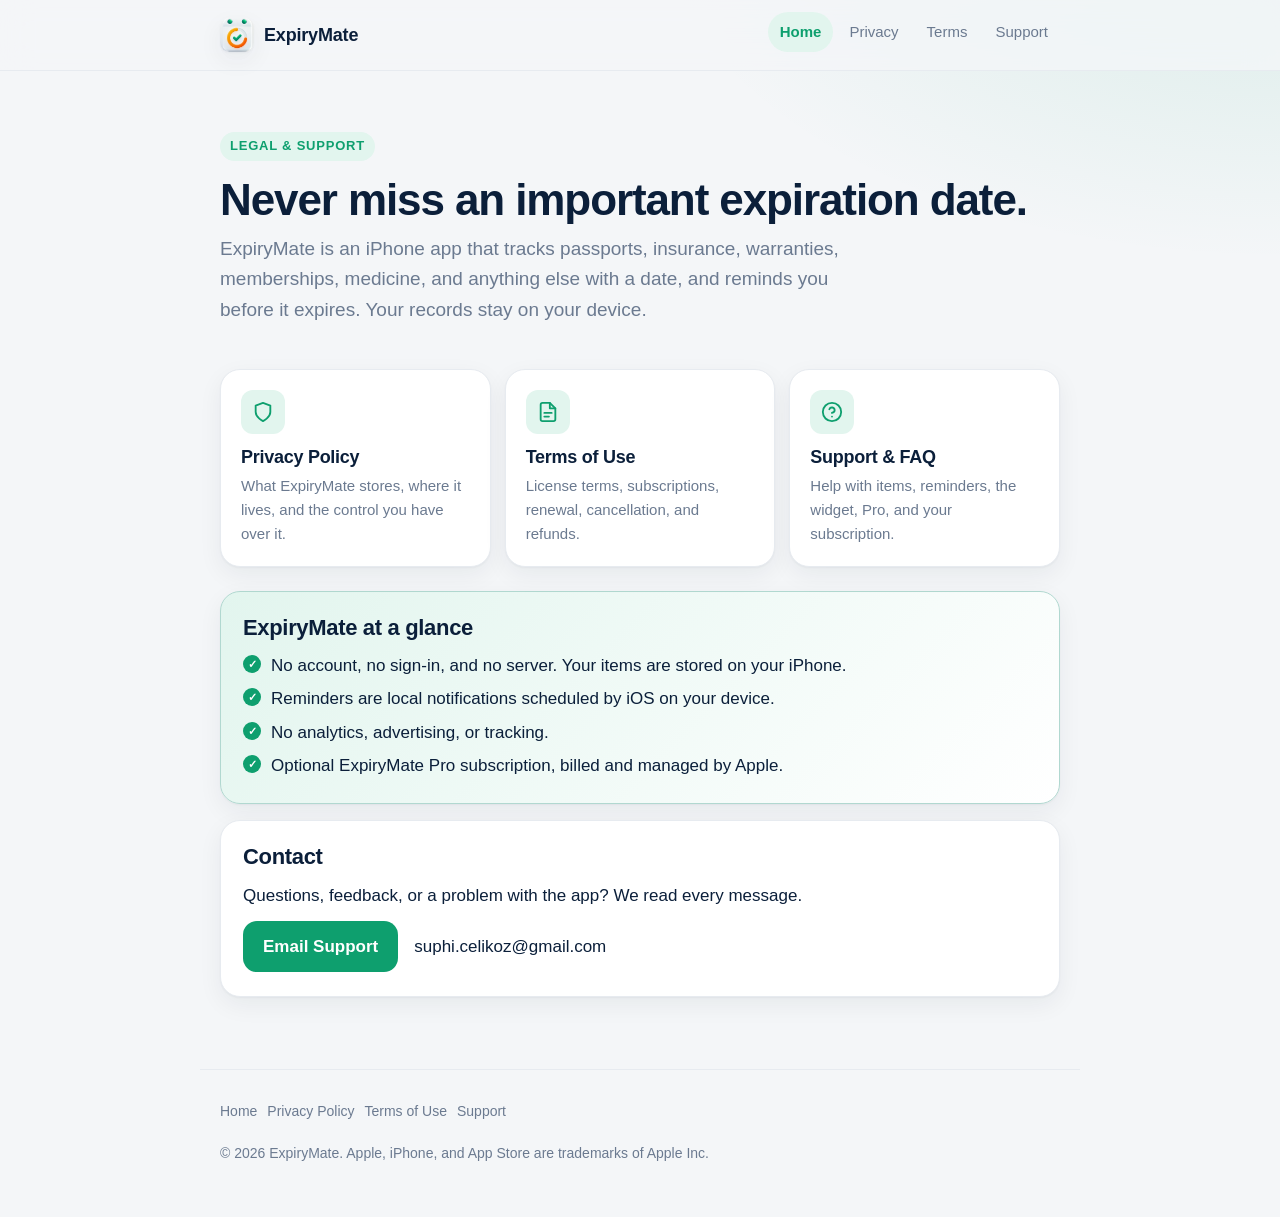
<file: index.html>
<!DOCTYPE html>
<html lang="en">
<head>
  <meta charset="utf-8">
  <meta name="viewport" content="width=device-width, initial-scale=1, viewport-fit=cover">
  <title>ExpiryMate — Legal &amp; Support</title>
  <meta name="description" content="Privacy Policy, Terms of Use, and Support for ExpiryMate, the offline iPhone app that reminds you before important things expire.">
  <meta name="color-scheme" content="light dark">
  <meta name="theme-color" content="#F4F6F8" media="(prefers-color-scheme: light)">
  <meta name="theme-color" content="#0A111C" media="(prefers-color-scheme: dark)">
  <link rel="icon" type="image/png" href="assets/icon.png">
  <link rel="apple-touch-icon" href="assets/apple-touch-icon.png">
  <link rel="stylesheet" href="assets/style.css">
</head>
<body>
  <a class="skip-link" href="#main">Skip to content</a>
  <header class="site-header"><div class="header-inner">
    <a class="brand" href="./"><img src="assets/icon.png" alt="" width="34" height="34">ExpiryMate</a>
    <nav aria-label="Main"><ul><li><a href="./" aria-current="page">Home</a></li><li><a href="privacy-policy.html">Privacy</a></li><li><a href="terms-of-use.html">Terms</a></li><li><a href="support.html">Support</a></li></ul></nav>
  </div></header>
  <main id="main">
    <section class="hero"><span class="eyebrow">Legal &amp; Support</span><h1>Never miss an important expiration date.</h1><p class="lede">ExpiryMate is an iPhone app that tracks passports, insurance, warranties, memberships, medicine, and anything else with a date, and reminds you before it expires. Your records stay on your device.</p></section>
    <div class="tiles">
      <a class="tile" href="privacy-policy.html"><div class="icon" aria-hidden="true"><svg viewBox="0 0 24 24" fill="none" stroke="currentColor" stroke-width="2" stroke-linecap="round" stroke-linejoin="round"><path d="M12 22s8-4 8-10V5l-8-3-8 3v7c0 6 8 10 8 10z"/></svg></div><h2>Privacy Policy</h2><p>What ExpiryMate stores, where it lives, and the control you have over it.</p></a>
      <a class="tile" href="terms-of-use.html"><div class="icon" aria-hidden="true"><svg viewBox="0 0 24 24" fill="none" stroke="currentColor" stroke-width="2" stroke-linecap="round" stroke-linejoin="round"><path d="M14 2H6a2 2 0 0 0-2 2v16a2 2 0 0 0 2 2h12a2 2 0 0 0 2-2V8z"/><path d="M14 2v6h6M8 13h8M8 17h5"/></svg></div><h2>Terms of Use</h2><p>License terms, subscriptions, renewal, cancellation, and refunds.</p></a>
      <a class="tile" href="support.html"><div class="icon" aria-hidden="true"><svg viewBox="0 0 24 24" fill="none" stroke="currentColor" stroke-width="2" stroke-linecap="round" stroke-linejoin="round"><circle cx="12" cy="12" r="10"/><path d="M9.1 9a3 3 0 0 1 5.8 1c0 2-3 3-3 3M12 17h.01"/></svg></div><h2>Support &amp; FAQ</h2><p>Help with items, reminders, the widget, Pro, and your subscription.</p></a>
    </div>
    <section class="card summary" aria-labelledby="glance"><h2 id="glance">ExpiryMate at a glance</h2><ul><li>No account, no sign-in, and no server. Your items are stored on your iPhone.</li><li>Reminders are local notifications scheduled by iOS on your device.</li><li>No analytics, advertising, or tracking.</li><li>Optional ExpiryMate Pro subscription, billed and managed by Apple.</li></ul></section>
    <section class="card" aria-labelledby="contact"><h2 id="contact">Contact</h2><p>Questions, feedback, or a problem with the app? We read every message.</p><p class="contact"><a class="button" href="mailto:suphi.celikoz@gmail.com?subject=ExpiryMate%20Support">Email Support</a> <span>suphi.celikoz@gmail.com</span></p></section>
  </main>
  <footer><nav aria-label="Footer"><ul><li><a href="./">Home</a></li><li><a href="privacy-policy.html">Privacy Policy</a></li><li><a href="terms-of-use.html">Terms of Use</a></li><li><a href="support.html">Support</a></li></ul></nav><p>&copy; 2026 ExpiryMate. Apple, iPhone, and App Store are trademarks of Apple Inc.</p></footer>
</body>
</html>
</file>
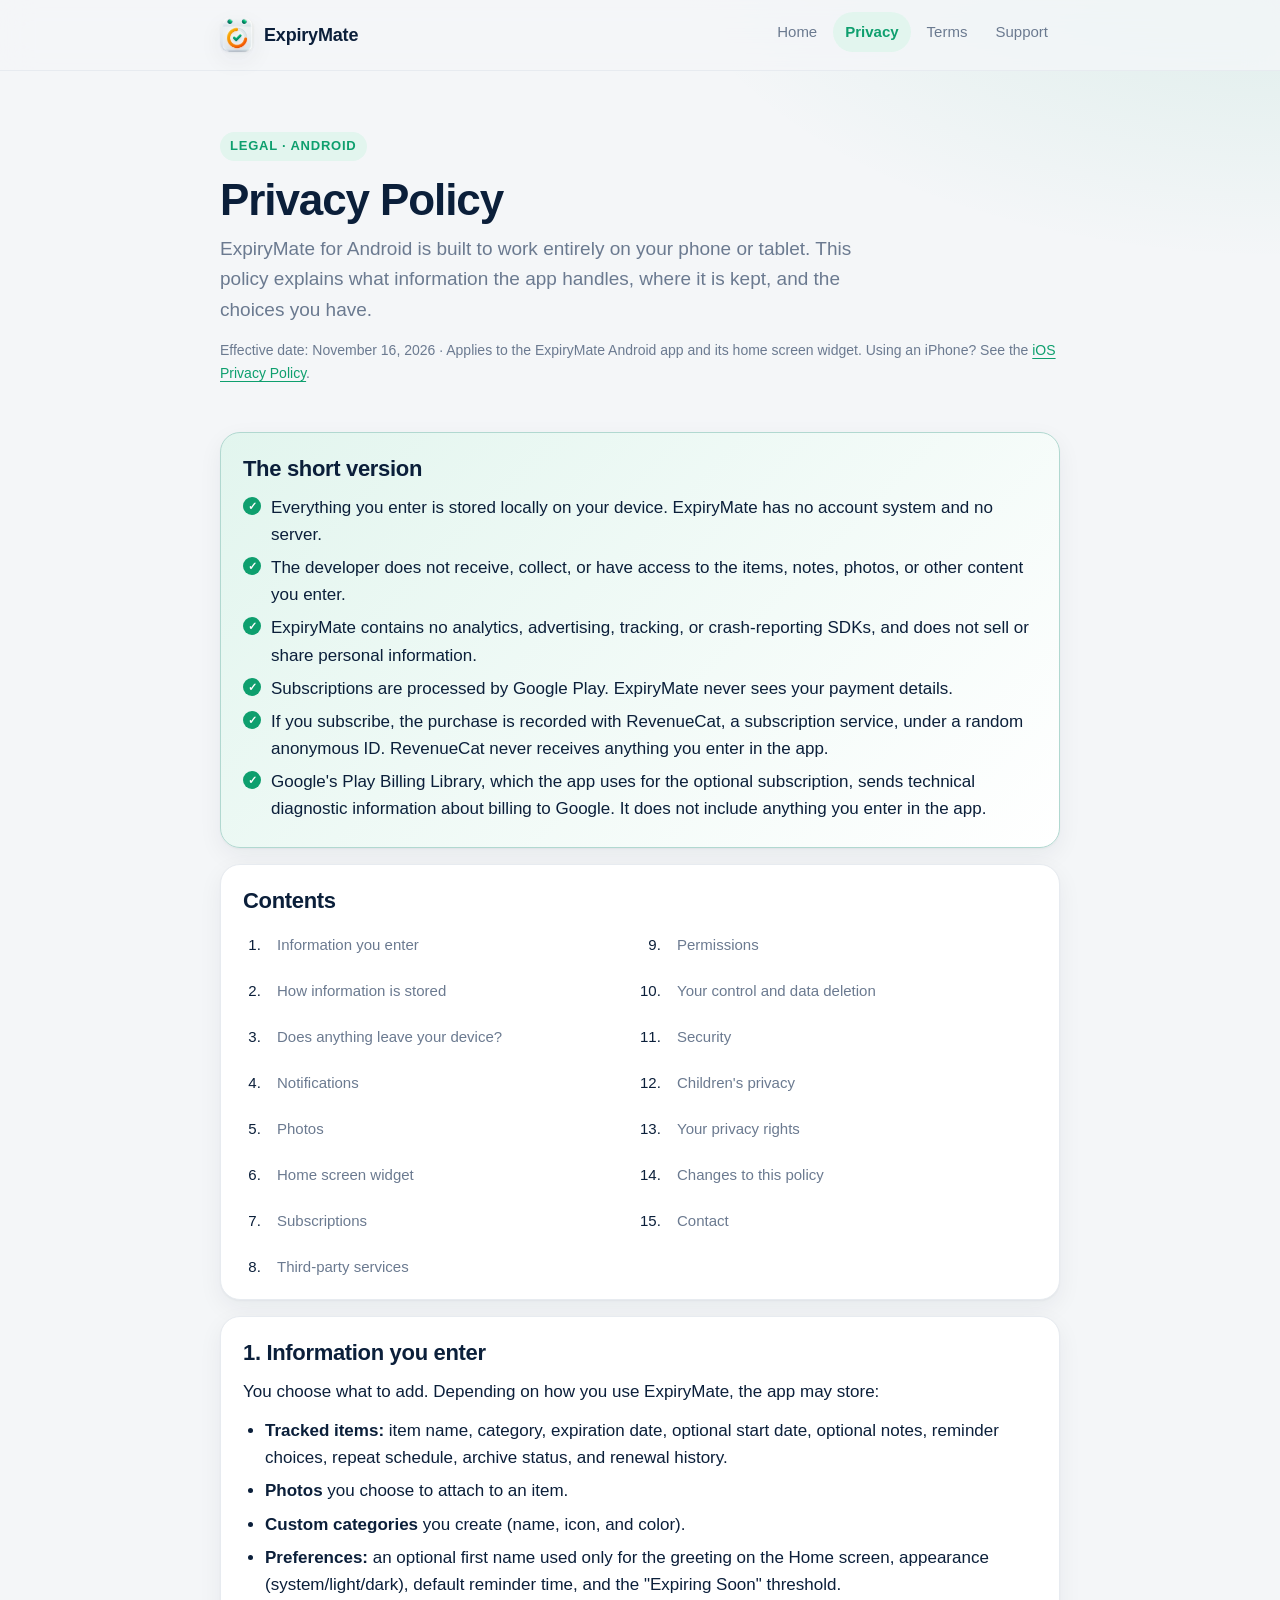
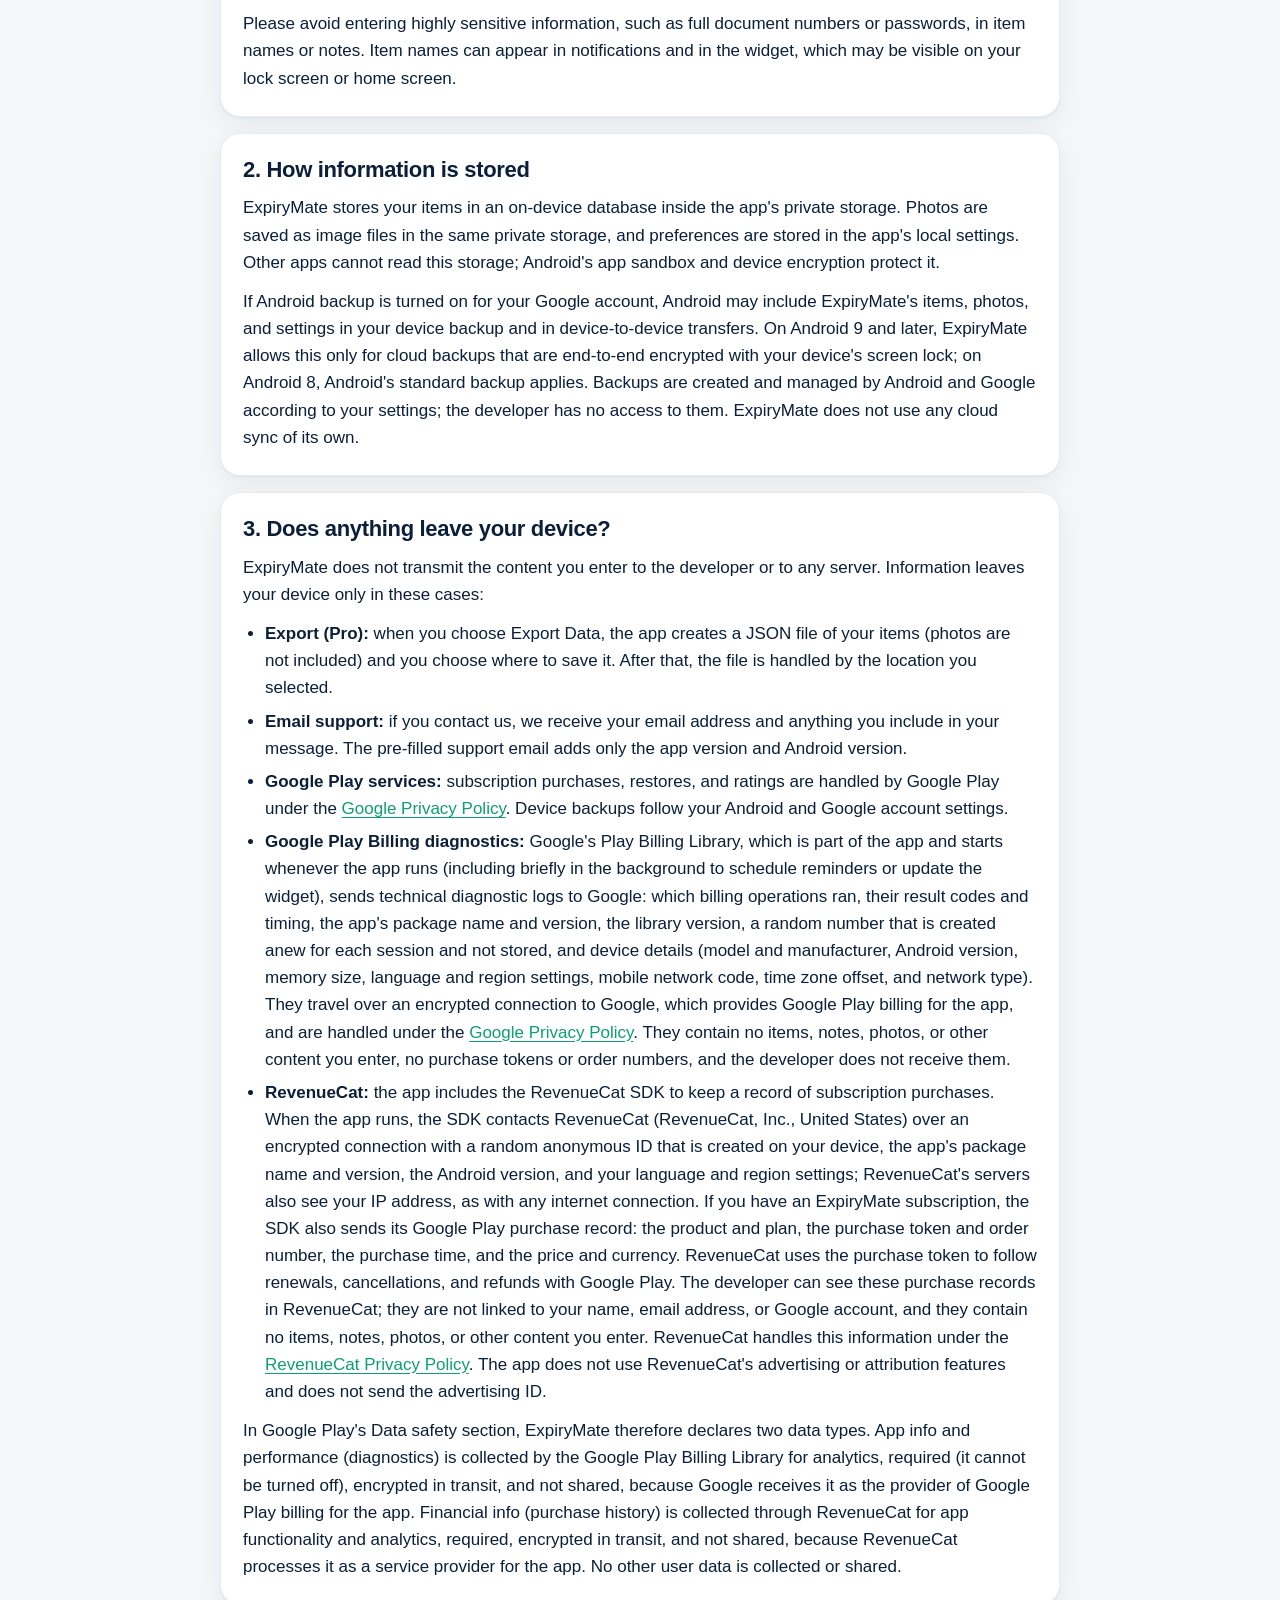
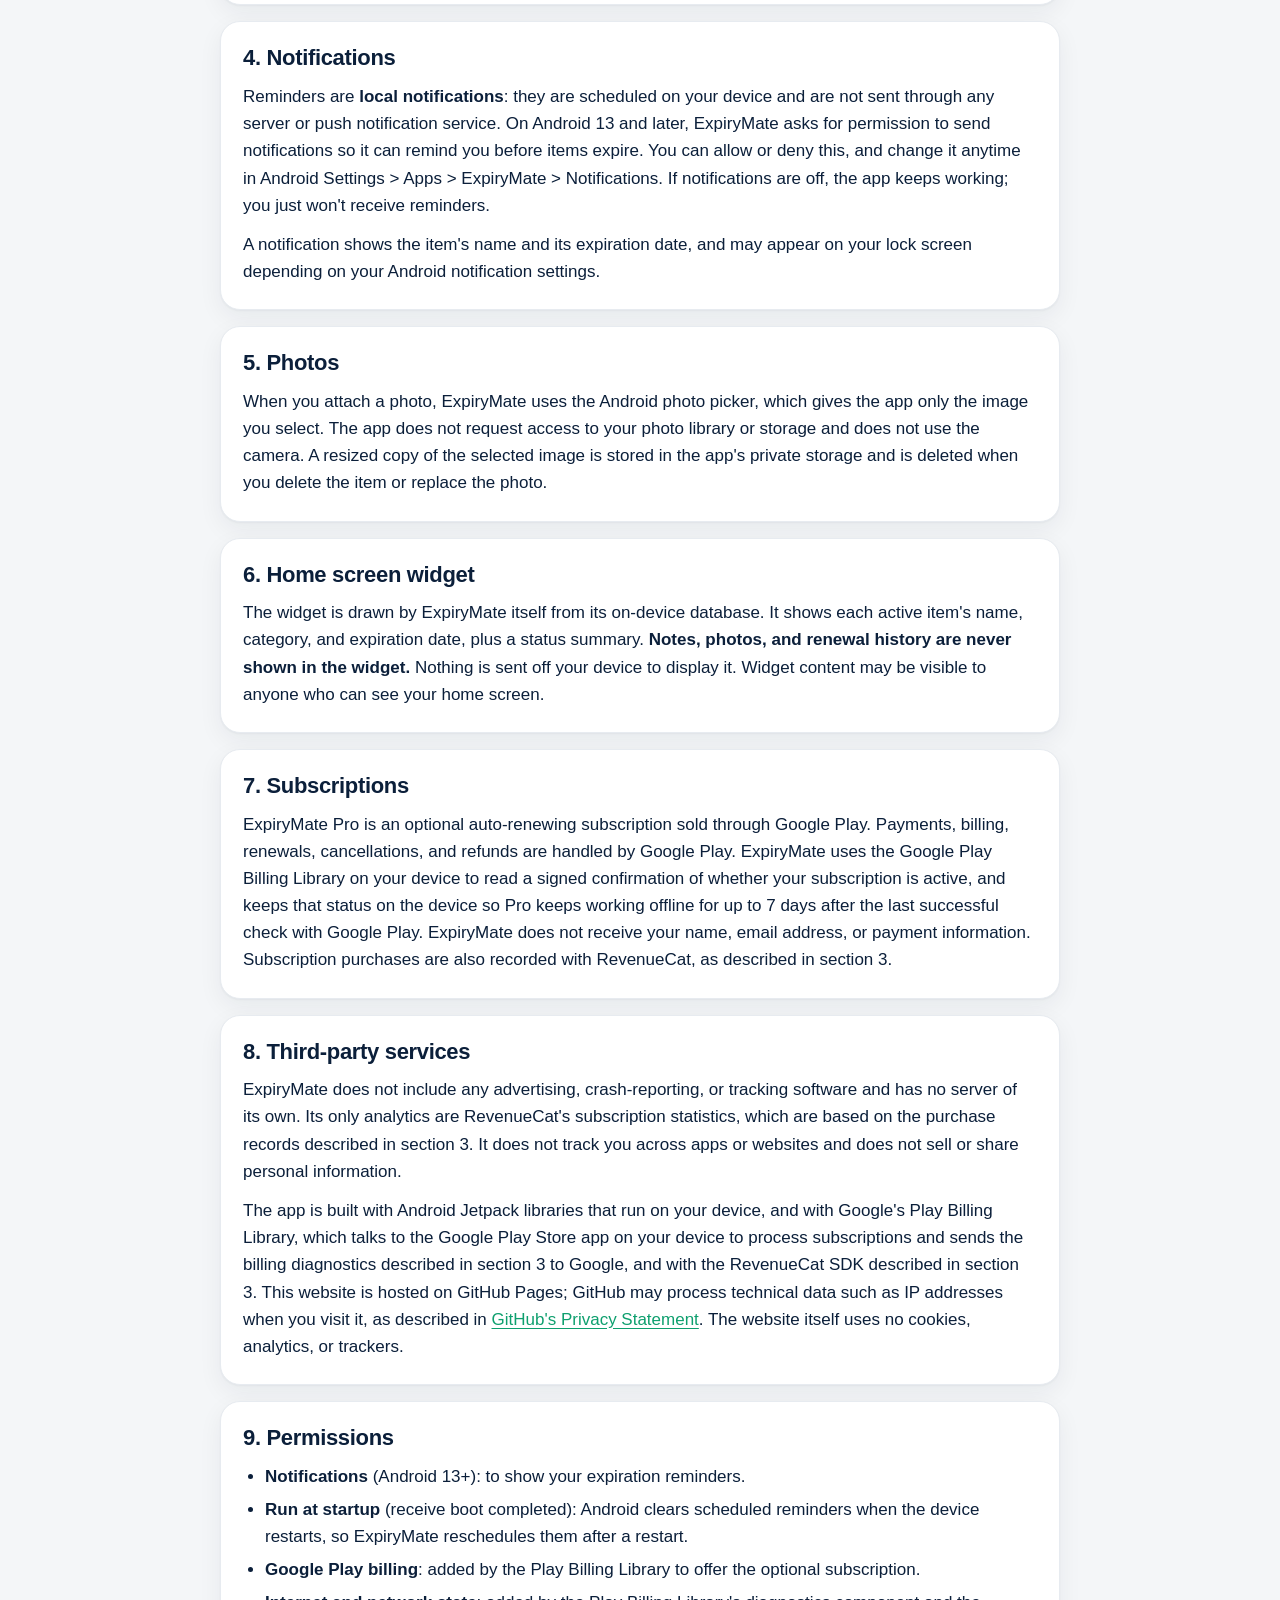
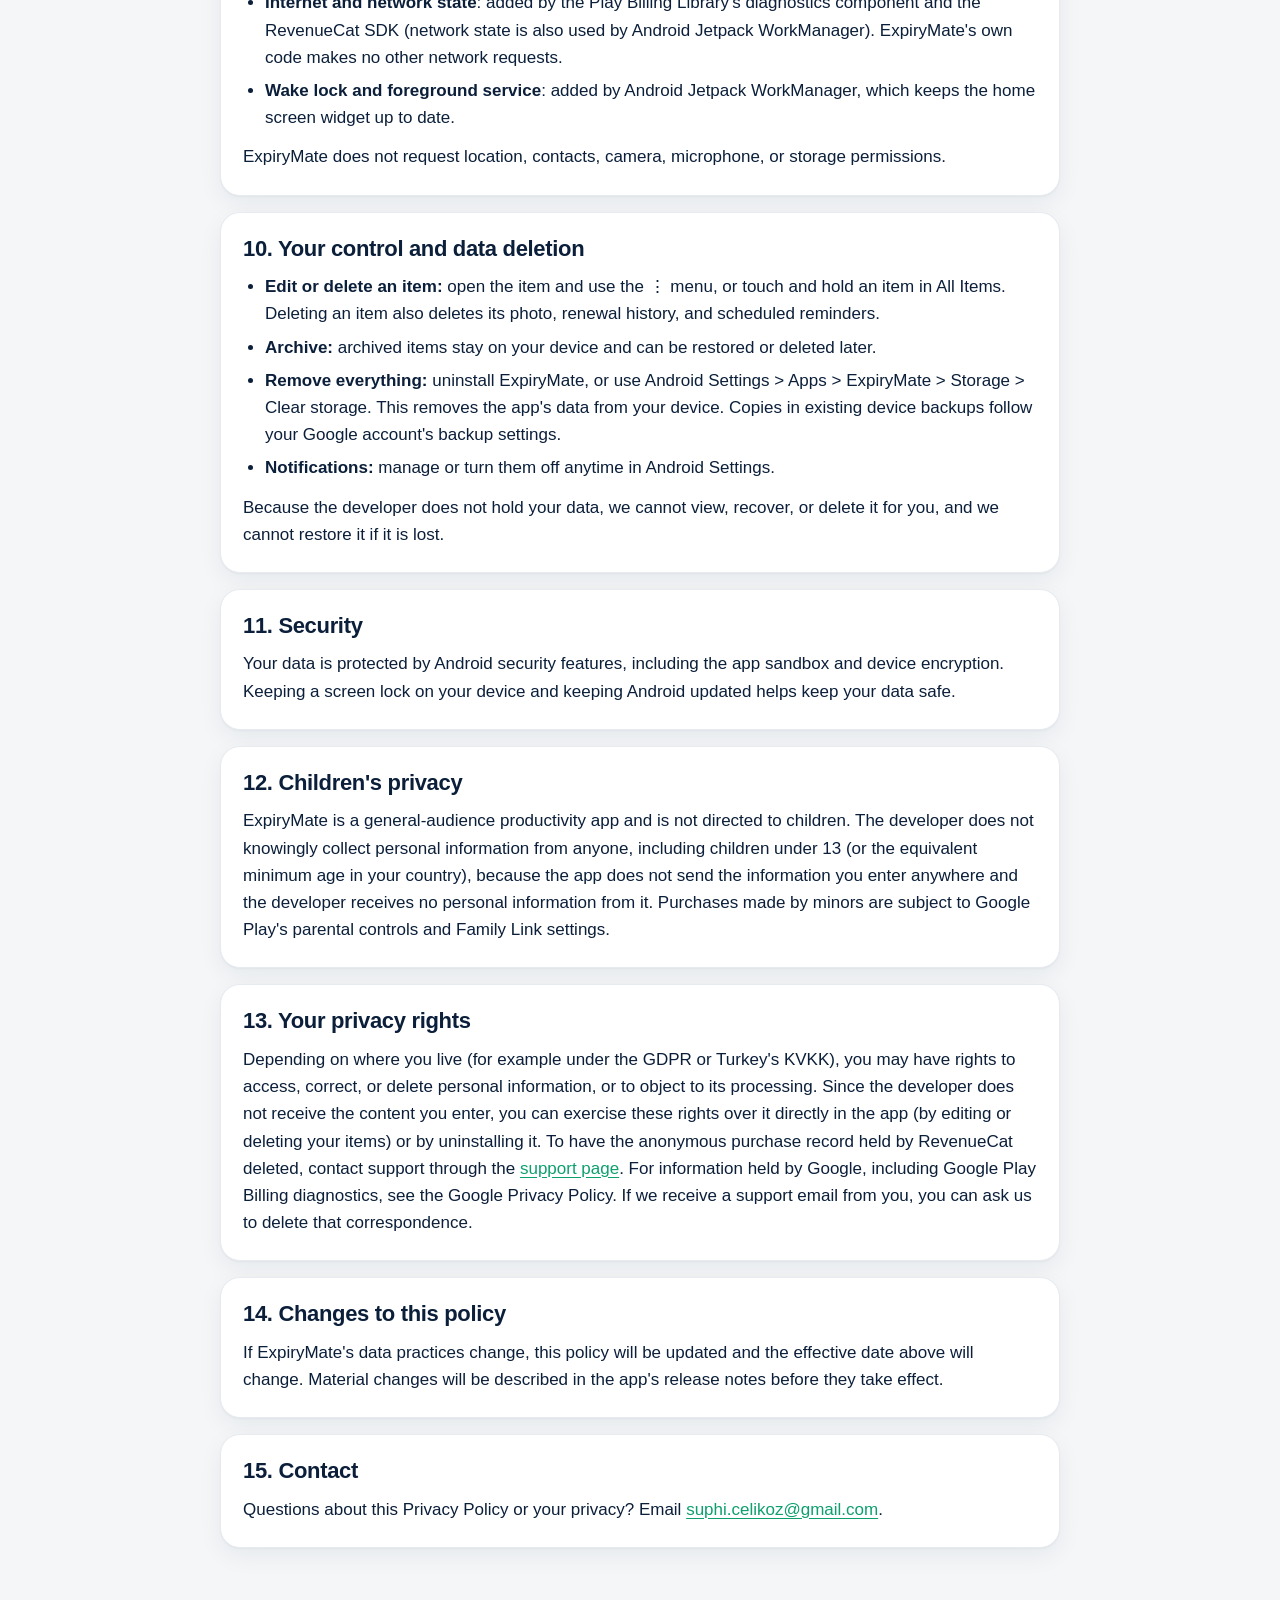
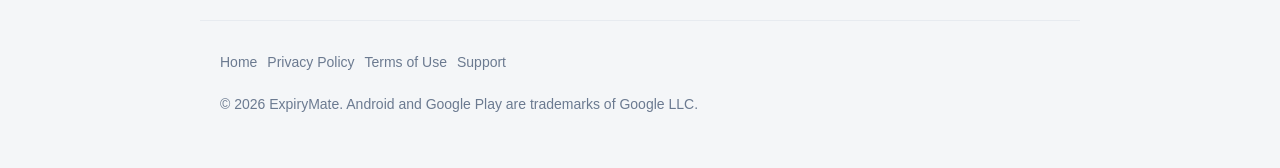
<file: privacy-policy-android.html>
<!DOCTYPE html>
<html lang="en">
<head>
  <meta charset="utf-8">
  <meta name="viewport" content="width=device-width, initial-scale=1, viewport-fit=cover">
  <title>Privacy Policy (Android) — ExpiryMate</title>
  <meta name="description" content="How ExpiryMate for Android handles your information. Your records stay on your device; ExpiryMate has no account system, no server, and no analytics or advertising.">
  <meta name="color-scheme" content="light dark">
  <meta name="theme-color" content="#F4F6F8" media="(prefers-color-scheme: light)">
  <meta name="theme-color" content="#0A111C" media="(prefers-color-scheme: dark)">
  <link rel="icon" type="image/png" href="assets/icon.png">
  <link rel="stylesheet" href="assets/style.css">
</head>
<body>
  <a class="skip-link" href="#main">Skip to content</a>
  <header class="site-header">
    <div class="header-inner">
      <a class="brand" href="./"><img src="assets/icon.png" alt="" width="34" height="34">ExpiryMate</a>
      <nav aria-label="Main">
        <ul>
          <li><a href="./">Home</a></li>
          <li><a href="privacy-policy-android.html" aria-current="page">Privacy</a></li>
          <li><a href="terms-of-use-android.html">Terms</a></li>
          <li><a href="support-android.html">Support</a></li>
        </ul>
      </nav>
    </div>
  </header>

  <main id="main">
    <section class="hero">
      <span class="eyebrow">Legal · Android</span>
      <h1>Privacy Policy</h1>
      <p class="lede">ExpiryMate for Android is built to work entirely on your phone or tablet. This policy explains what information the app handles, where it is kept, and the choices you have.</p>
      <p class="meta">Effective date: November 16, 2026 · Applies to the ExpiryMate Android app and its home screen widget. Using an iPhone? See the <a href="privacy-policy.html">iOS Privacy Policy</a>.</p>
    </section>

    <section class="card summary" aria-labelledby="short">
      <h2 id="short">The short version</h2>
      <ul>
        <li>Everything you enter is stored locally on your device. ExpiryMate has no account system and no server.</li>
        <li>The developer does not receive, collect, or have access to the items, notes, photos, or other content you enter.</li>
        <li>ExpiryMate contains no analytics, advertising, tracking, or crash-reporting SDKs, and does not sell or share personal information.</li>
        <li>Subscriptions are processed by Google Play. ExpiryMate never sees your payment details.</li>
        <li>If you subscribe, the purchase is recorded with RevenueCat, a subscription service, under a random anonymous ID. RevenueCat never receives anything you enter in the app.</li>
        <li>Google's Play Billing Library, which the app uses for the optional subscription, sends technical diagnostic information about billing to Google. It does not include anything you enter in the app.</li>
      </ul>
    </section>

    <nav class="card toc" aria-label="Contents">
      <h2>Contents</h2>
      <ol>
        <li><a href="#information">Information you enter</a></li>
        <li><a href="#storage">How information is stored</a></li>
        <li><a href="#leaves">Does anything leave your device?</a></li>
        <li><a href="#notifications">Notifications</a></li>
        <li><a href="#photos">Photos</a></li>
        <li><a href="#widget">Home screen widget</a></li>
        <li><a href="#subscriptions">Subscriptions</a></li>
        <li><a href="#third-parties">Third-party services</a></li>
        <li><a href="#permissions">Permissions</a></li>
        <li><a href="#control">Your control and data deletion</a></li>
        <li><a href="#security">Security</a></li>
        <li><a href="#children">Children's privacy</a></li>
        <li><a href="#rights">Your privacy rights</a></li>
        <li><a href="#changes">Changes to this policy</a></li>
        <li><a href="#contact">Contact</a></li>
      </ol>
    </nav>

    <section class="card" id="information">
      <h2>1. Information you enter</h2>
      <p>You choose what to add. Depending on how you use ExpiryMate, the app may store:</p>
      <ul>
        <li><strong>Tracked items:</strong> item name, category, expiration date, optional start date, optional notes, reminder choices, repeat schedule, archive status, and renewal history.</li>
        <li><strong>Photos</strong> you choose to attach to an item.</li>
        <li><strong>Custom categories</strong> you create (name, icon, and color).</li>
        <li><strong>Preferences:</strong> an optional first name used only for the greeting on the Home screen, appearance (system/light/dark), default reminder time, and the "Expiring Soon" threshold.</li>
      </ul>
      <p>Please avoid entering highly sensitive information, such as full document numbers or passwords, in item names or notes. Item names can appear in notifications and in the widget, which may be visible on your lock screen or home screen.</p>
    </section>

    <section class="card" id="storage">
      <h2>2. How information is stored</h2>
      <p>ExpiryMate stores your items in an on-device database inside the app's private storage. Photos are saved as image files in the same private storage, and preferences are stored in the app's local settings. Other apps cannot read this storage; Android's app sandbox and device encryption protect it.</p>
      <p>If Android backup is turned on for your Google account, Android may include ExpiryMate's items, photos, and settings in your device backup and in device-to-device transfers. On Android 9 and later, ExpiryMate allows this only for cloud backups that are end-to-end encrypted with your device's screen lock; on Android 8, Android's standard backup applies. Backups are created and managed by Android and Google according to your settings; the developer has no access to them. ExpiryMate does not use any cloud sync of its own.</p>
    </section>

    <section class="card" id="leaves">
      <h2>3. Does anything leave your device?</h2>
      <p>ExpiryMate does not transmit the content you enter to the developer or to any server. Information leaves your device only in these cases:</p>
      <ul>
        <li><strong>Export (Pro):</strong> when you choose Export Data, the app creates a JSON file of your items (photos are not included) and you choose where to save it. After that, the file is handled by the location you selected.</li>
        <li><strong>Email support:</strong> if you contact us, we receive your email address and anything you include in your message. The pre-filled support email adds only the app version and Android version.</li>
        <li><strong>Google Play services:</strong> subscription purchases, restores, and ratings are handled by Google Play under the <a href="https://policies.google.com/privacy">Google Privacy Policy</a>. Device backups follow your Android and Google account settings.</li>
        <li><strong>Google Play Billing diagnostics:</strong> Google's Play Billing Library, which is part of the app and starts whenever the app runs (including briefly in the background to schedule reminders or update the widget), sends technical diagnostic logs to Google: which billing operations ran, their result codes and timing, the app's package name and version, the library version, a random number that is created anew for each session and not stored, and device details (model and manufacturer, Android version, memory size, language and region settings, mobile network code, time zone offset, and network type). They travel over an encrypted connection to Google, which provides Google Play billing for the app, and are handled under the <a href="https://policies.google.com/privacy">Google Privacy Policy</a>. They contain no items, notes, photos, or other content you enter, no purchase tokens or order numbers, and the developer does not receive them.</li>
        <li><strong>RevenueCat:</strong> the app includes the RevenueCat SDK to keep a record of subscription purchases. When the app runs, the SDK contacts RevenueCat (RevenueCat, Inc., United States) over an encrypted connection with a random anonymous ID that is created on your device, the app's package name and version, the Android version, and your language and region settings; RevenueCat's servers also see your IP address, as with any internet connection. If you have an ExpiryMate subscription, the SDK also sends its Google Play purchase record: the product and plan, the purchase token and order number, the purchase time, and the price and currency. RevenueCat uses the purchase token to follow renewals, cancellations, and refunds with Google Play. The developer can see these purchase records in RevenueCat; they are not linked to your name, email address, or Google account, and they contain no items, notes, photos, or other content you enter. RevenueCat handles this information under the <a href="https://www.revenuecat.com/privacy">RevenueCat Privacy Policy</a>. The app does not use RevenueCat's advertising or attribution features and does not send the advertising ID.</li>
      </ul>
      <p>In Google Play's Data safety section, ExpiryMate therefore declares two data types. App info and performance (diagnostics) is collected by the Google Play Billing Library for analytics, required (it cannot be turned off), encrypted in transit, and not shared, because Google receives it as the provider of Google Play billing for the app. Financial info (purchase history) is collected through RevenueCat for app functionality and analytics, required, encrypted in transit, and not shared, because RevenueCat processes it as a service provider for the app. No other user data is collected or shared.</p>
    </section>

    <section class="card" id="notifications">
      <h2>4. Notifications</h2>
      <p>Reminders are <strong>local notifications</strong>: they are scheduled on your device and are not sent through any server or push notification service. On Android 13 and later, ExpiryMate asks for permission to send notifications so it can remind you before items expire. You can allow or deny this, and change it anytime in Android Settings &gt; Apps &gt; ExpiryMate &gt; Notifications. If notifications are off, the app keeps working; you just won't receive reminders.</p>
      <p>A notification shows the item's name and its expiration date, and may appear on your lock screen depending on your Android notification settings.</p>
    </section>

    <section class="card" id="photos">
      <h2>5. Photos</h2>
      <p>When you attach a photo, ExpiryMate uses the Android photo picker, which gives the app only the image you select. The app does not request access to your photo library or storage and does not use the camera. A resized copy of the selected image is stored in the app's private storage and is deleted when you delete the item or replace the photo.</p>
    </section>

    <section class="card" id="widget">
      <h2>6. Home screen widget</h2>
      <p>The widget is drawn by ExpiryMate itself from its on-device database. It shows each active item's name, category, and expiration date, plus a status summary. <strong>Notes, photos, and renewal history are never shown in the widget.</strong> Nothing is sent off your device to display it. Widget content may be visible to anyone who can see your home screen.</p>
    </section>

    <section class="card" id="subscriptions">
      <h2>7. Subscriptions</h2>
      <p>ExpiryMate Pro is an optional auto-renewing subscription sold through Google Play. Payments, billing, renewals, cancellations, and refunds are handled by Google Play. ExpiryMate uses the Google Play Billing Library on your device to read a signed confirmation of whether your subscription is active, and keeps that status on the device so Pro keeps working offline for up to 7 days after the last successful check with Google Play. ExpiryMate does not receive your name, email address, or payment information. Subscription purchases are also recorded with RevenueCat, as described in section 3.</p>
    </section>

    <section class="card" id="third-parties">
      <h2>8. Third-party services</h2>
      <p>ExpiryMate does not include any advertising, crash-reporting, or tracking software and has no server of its own. Its only analytics are RevenueCat's subscription statistics, which are based on the purchase records described in section 3. It does not track you across apps or websites and does not sell or share personal information.</p>
      <p>The app is built with Android Jetpack libraries that run on your device, and with Google's Play Billing Library, which talks to the Google Play Store app on your device to process subscriptions and sends the billing diagnostics described in section 3 to Google, and with the RevenueCat SDK described in section 3. This website is hosted on GitHub Pages; GitHub may process technical data such as IP addresses when you visit it, as described in <a href="https://docs.github.com/en/site-policy/privacy-policies/github-general-privacy-statement">GitHub's Privacy Statement</a>. The website itself uses no cookies, analytics, or trackers.</p>
    </section>

    <section class="card" id="permissions">
      <h2>9. Permissions</h2>
      <ul>
        <li><strong>Notifications</strong> (Android 13+): to show your expiration reminders.</li>
        <li><strong>Run at startup</strong> (receive boot completed): Android clears scheduled reminders when the device restarts, so ExpiryMate reschedules them after a restart.</li>
        <li><strong>Google Play billing</strong>: added by the Play Billing Library to offer the optional subscription.</li>
        <li><strong>Internet and network state</strong>: added by the Play Billing Library's diagnostics component and the RevenueCat SDK (network state is also used by Android Jetpack WorkManager). ExpiryMate's own code makes no other network requests.</li>
        <li><strong>Wake lock and foreground service</strong>: added by Android Jetpack WorkManager, which keeps the home screen widget up to date.</li>
      </ul>
      <p>ExpiryMate does not request location, contacts, camera, microphone, or storage permissions.</p>
    </section>

    <section class="card" id="control">
      <h2>10. Your control and data deletion</h2>
      <ul>
        <li><strong>Edit or delete an item:</strong> open the item and use the ⋮ menu, or touch and hold an item in All Items. Deleting an item also deletes its photo, renewal history, and scheduled reminders.</li>
        <li><strong>Archive:</strong> archived items stay on your device and can be restored or deleted later.</li>
        <li><strong>Remove everything:</strong> uninstall ExpiryMate, or use Android Settings &gt; Apps &gt; ExpiryMate &gt; Storage &gt; Clear storage. This removes the app's data from your device. Copies in existing device backups follow your Google account's backup settings.</li>
        <li><strong>Notifications:</strong> manage or turn them off anytime in Android Settings.</li>
      </ul>
      <p>Because the developer does not hold your data, we cannot view, recover, or delete it for you, and we cannot restore it if it is lost.</p>
    </section>

    <section class="card" id="security">
      <h2>11. Security</h2>
      <p>Your data is protected by Android security features, including the app sandbox and device encryption. Keeping a screen lock on your device and keeping Android updated helps keep your data safe.</p>
    </section>

    <section class="card" id="children">
      <h2>12. Children's privacy</h2>
      <p>ExpiryMate is a general-audience productivity app and is not directed to children. The developer does not knowingly collect personal information from anyone, including children under 13 (or the equivalent minimum age in your country), because the app does not send the information you enter anywhere and the developer receives no personal information from it. Purchases made by minors are subject to Google Play's parental controls and Family Link settings.</p>
    </section>

    <section class="card" id="rights">
      <h2>13. Your privacy rights</h2>
      <p>Depending on where you live (for example under the GDPR or Turkey's KVKK), you may have rights to access, correct, or delete personal information, or to object to its processing. Since the developer does not receive the content you enter, you can exercise these rights over it directly in the app (by editing or deleting your items) or by uninstalling it. To have the anonymous purchase record held by RevenueCat deleted, contact support through the <a href="support-android.html">support page</a>. For information held by Google, including Google Play Billing diagnostics, see the Google Privacy Policy. If we receive a support email from you, you can ask us to delete that correspondence.</p>
    </section>

    <section class="card" id="changes">
      <h2>14. Changes to this policy</h2>
      <p>If ExpiryMate's data practices change, this policy will be updated and the effective date above will change. Material changes will be described in the app's release notes before they take effect.</p>
    </section>

    <section class="card" id="contact">
      <h2>15. Contact</h2>
      <p>Questions about this Privacy Policy or your privacy? Email <a href="mailto:suphi.celikoz@gmail.com?subject=ExpiryMate%20Privacy%20(Android)">suphi.celikoz@gmail.com</a>.</p>
    </section>
  </main>

  <footer>
    <nav aria-label="Footer">
      <ul>
        <li><a href="./">Home</a></li>
        <li><a href="privacy-policy-android.html">Privacy Policy</a></li>
        <li><a href="terms-of-use-android.html">Terms of Use</a></li>
        <li><a href="support-android.html">Support</a></li>
      </ul>
    </nav>
    <p>&copy; 2026 ExpiryMate. Android and Google Play are trademarks of Google LLC.</p>
  </footer>
</body>
</html>
</file>
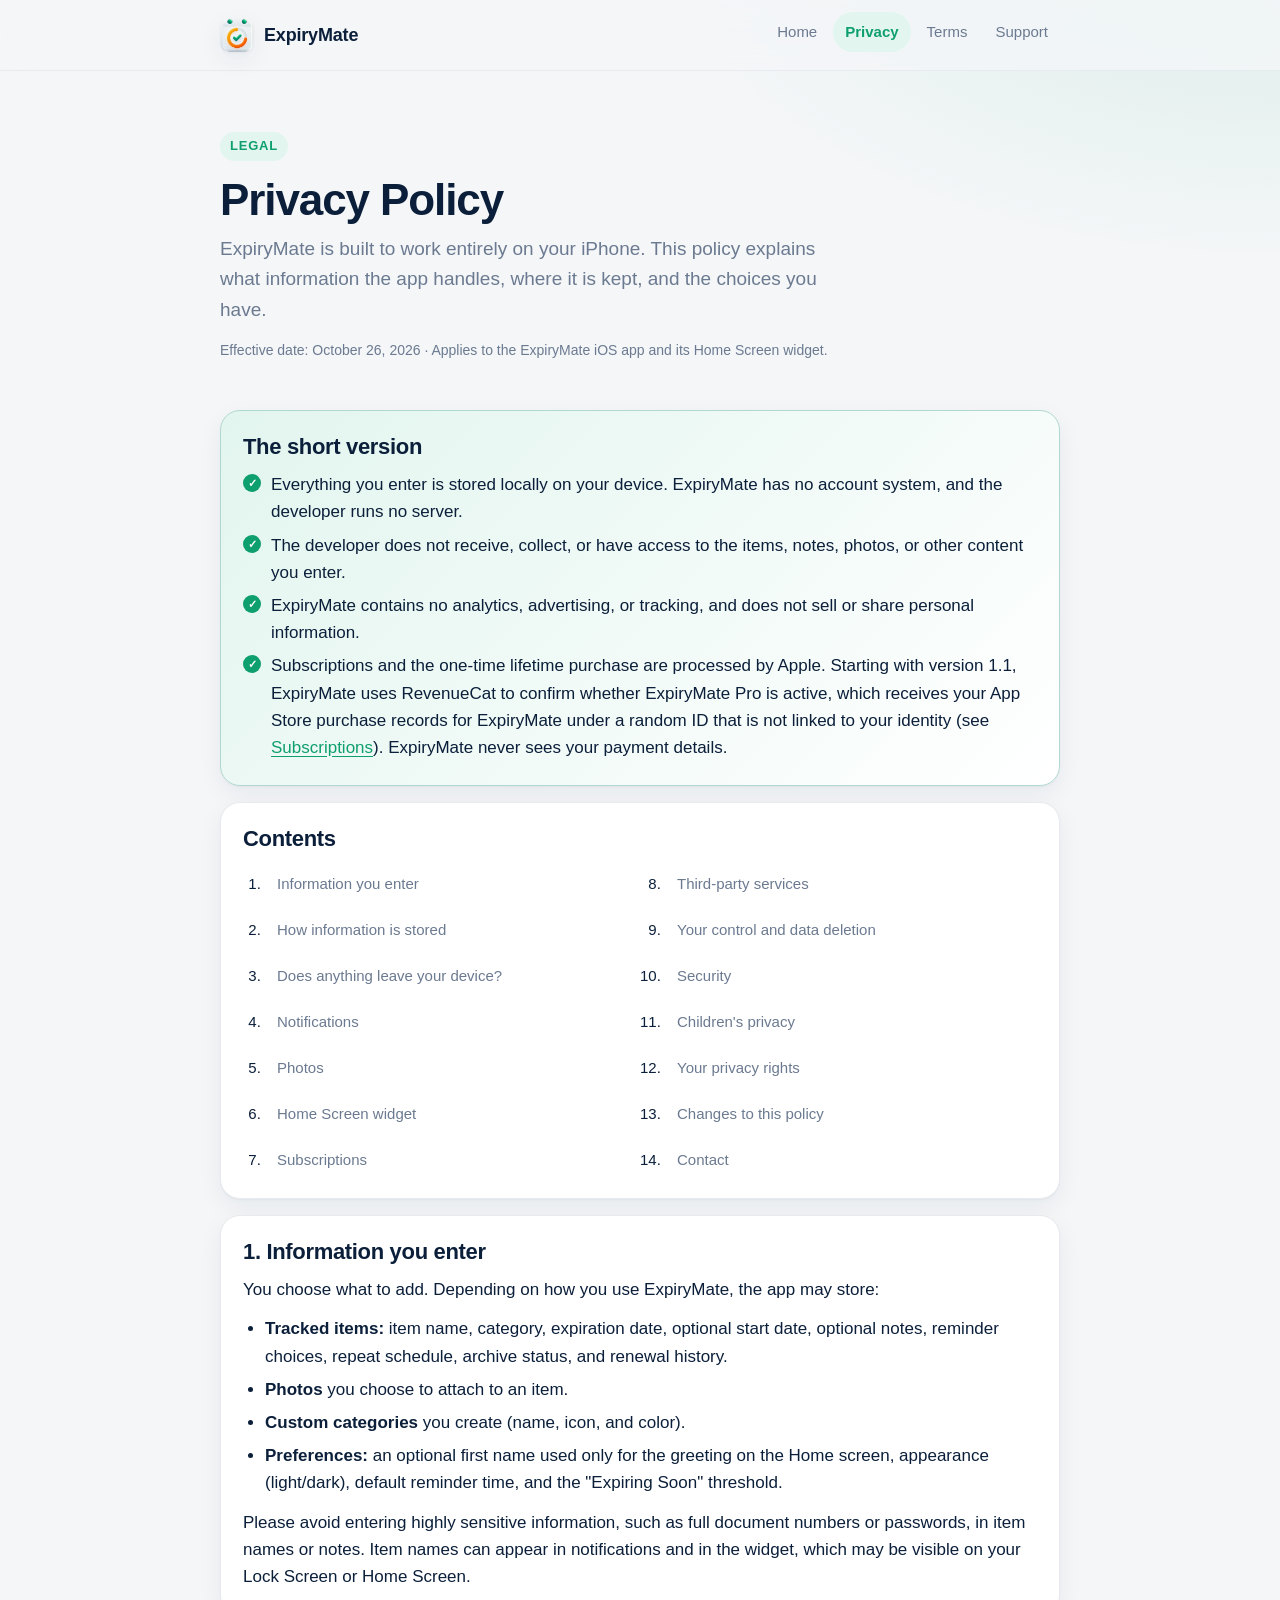
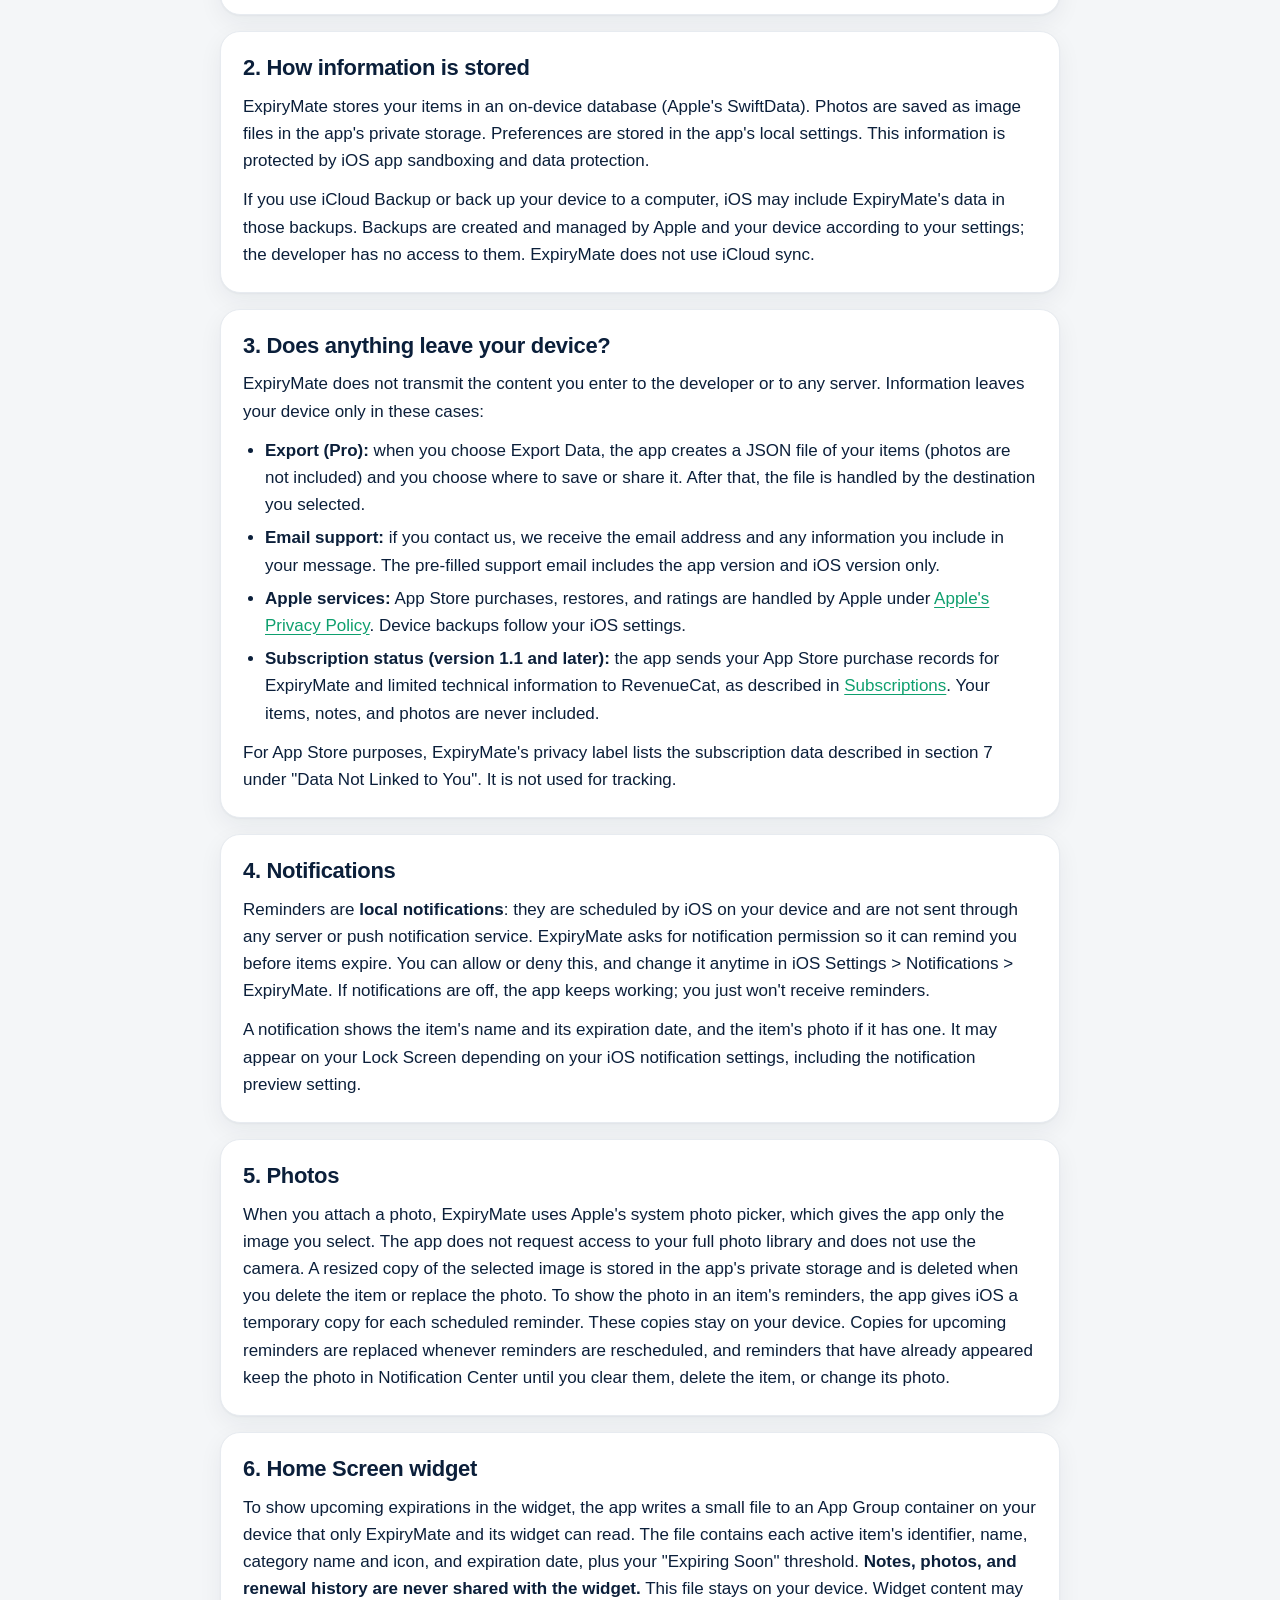
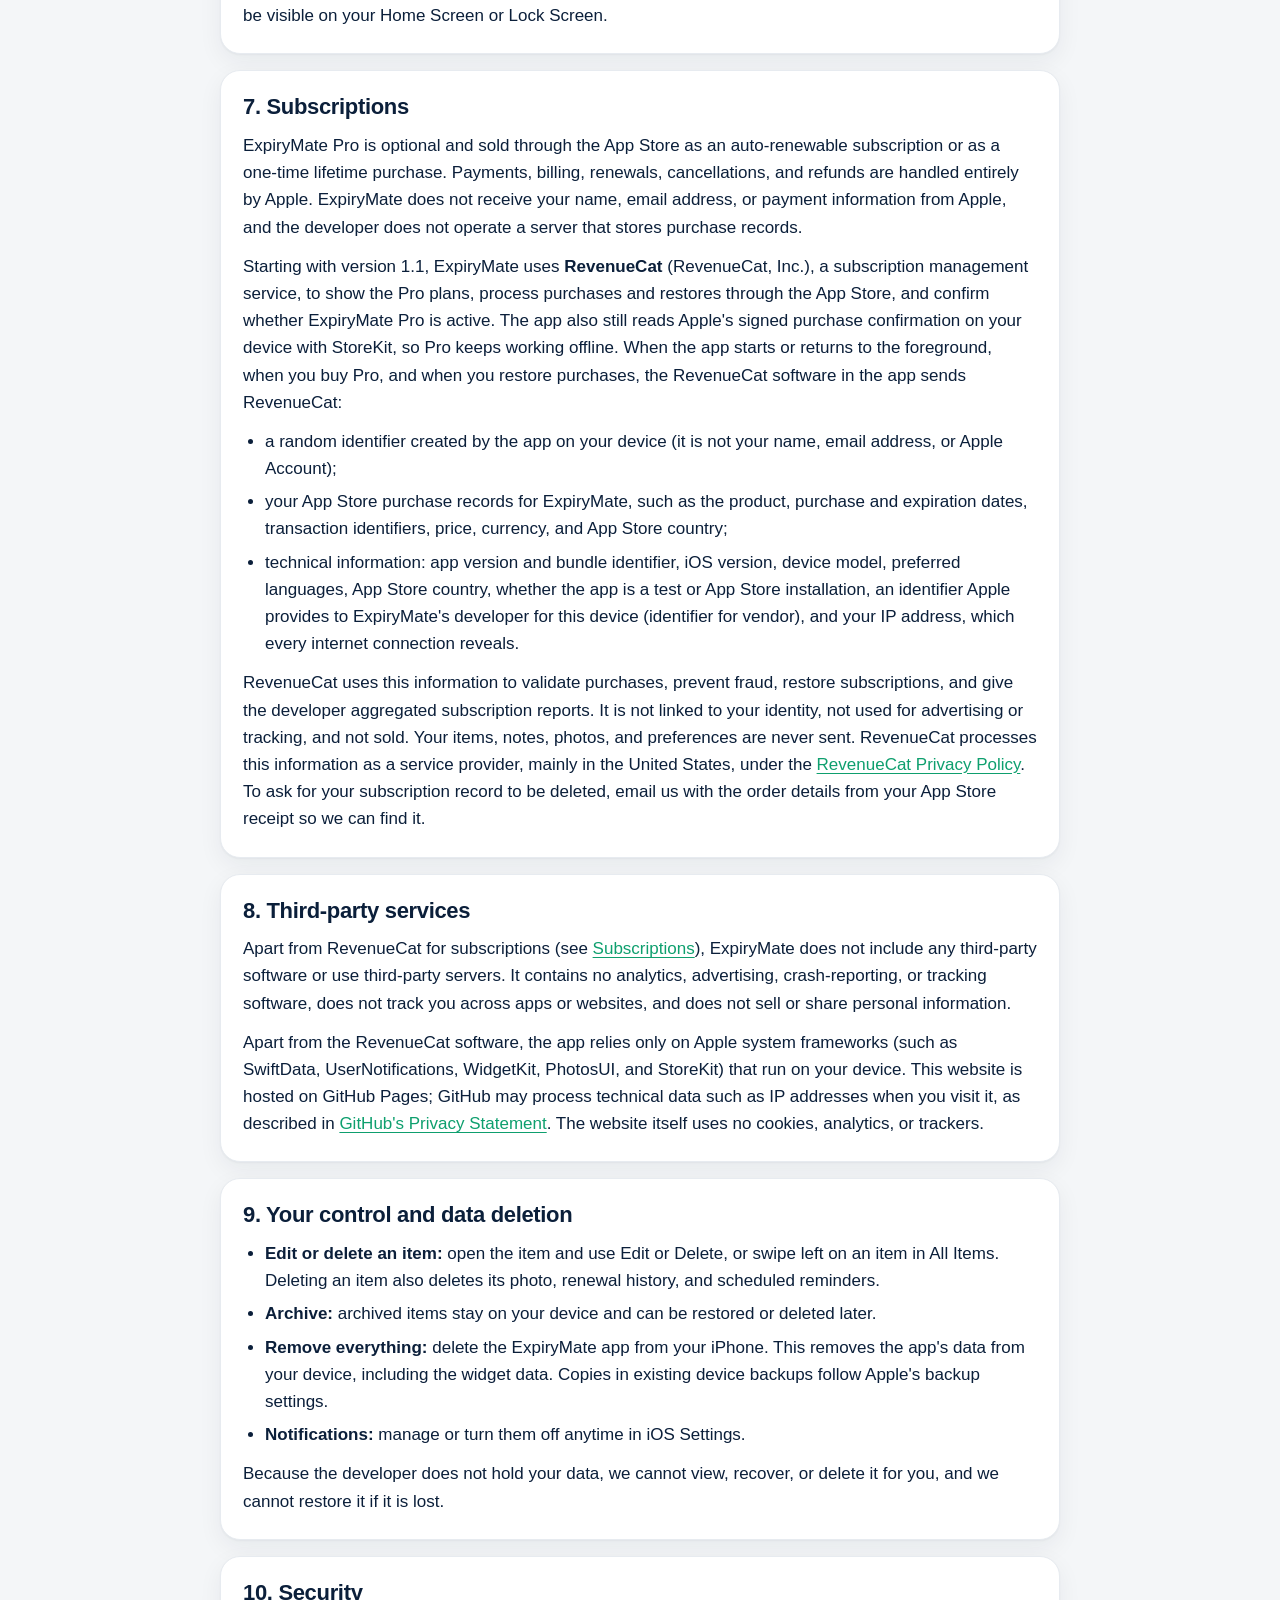
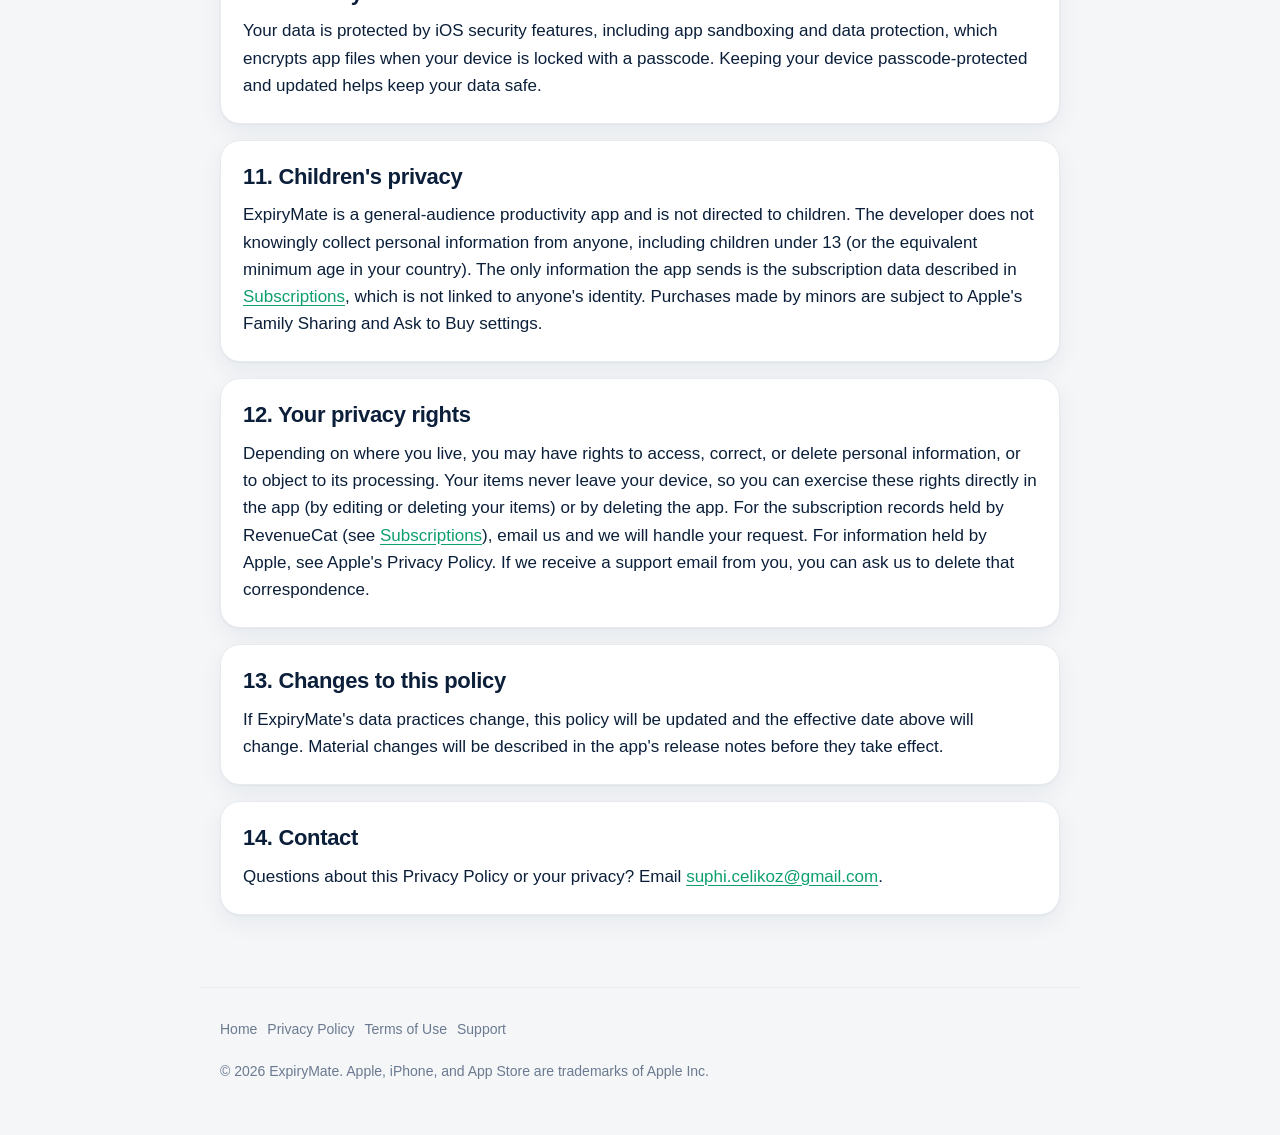
<file: privacy-policy.html>
<!DOCTYPE html>
<html lang="en">
<head>
  <meta charset="utf-8">
  <meta name="viewport" content="width=device-width, initial-scale=1, viewport-fit=cover">
  <title>Privacy Policy — ExpiryMate</title>
  <meta name="description" content="How ExpiryMate handles your information. Your records are stored on your device; ExpiryMate has no account system, no server, and no analytics or advertising.">
  <meta name="color-scheme" content="light dark">
  <meta name="theme-color" content="#F4F6F8" media="(prefers-color-scheme: light)">
  <meta name="theme-color" content="#0A111C" media="(prefers-color-scheme: dark)">
  <link rel="icon" type="image/png" href="assets/icon.png">
  <link rel="apple-touch-icon" href="assets/apple-touch-icon.png">
  <link rel="stylesheet" href="assets/style.css">
</head>
<body>
  <a class="skip-link" href="#main">Skip to content</a>
  <header class="site-header">
    <div class="header-inner">
      <a class="brand" href="./"><img src="assets/icon.png" alt="" width="34" height="34">ExpiryMate</a>
      <nav aria-label="Main">
        <ul>
          <li><a href="./">Home</a></li>
          <li><a href="privacy-policy.html" aria-current="page">Privacy</a></li>
          <li><a href="terms-of-use.html">Terms</a></li>
          <li><a href="support.html">Support</a></li>
        </ul>
      </nav>
    </div>
  </header>

  <main id="main">
    <section class="hero">
      <span class="eyebrow">Legal</span>
      <h1>Privacy Policy</h1>
      <p class="lede">ExpiryMate is built to work entirely on your iPhone. This policy explains what information the app handles, where it is kept, and the choices you have.</p>
      <p class="meta">Effective date: October 26, 2026 · Applies to the ExpiryMate iOS app and its Home Screen widget.</p>
    </section>

    <section class="card summary" aria-labelledby="short">
      <h2 id="short">The short version</h2>
      <ul>
        <li>Everything you enter is stored locally on your device. ExpiryMate has no account system, and the developer runs no server.</li>
        <li>The developer does not receive, collect, or have access to the items, notes, photos, or other content you enter.</li>
        <li>ExpiryMate contains no analytics, advertising, or tracking, and does not sell or share personal information.</li>
        <li>Subscriptions and the one-time lifetime purchase are processed by Apple. Starting with version 1.1, ExpiryMate uses RevenueCat to confirm whether ExpiryMate Pro is active, which receives your App Store purchase records for ExpiryMate under a random ID that is not linked to your identity (see <a href="#subscriptions">Subscriptions</a>). ExpiryMate never sees your payment details.</li>
      </ul>
    </section>

    <nav class="card toc" aria-label="Contents">
      <h2>Contents</h2>
      <ol>
        <li><a href="#information">Information you enter</a></li>
        <li><a href="#storage">How information is stored</a></li>
        <li><a href="#leaves">Does anything leave your device?</a></li>
        <li><a href="#notifications">Notifications</a></li>
        <li><a href="#photos">Photos</a></li>
        <li><a href="#widget">Home Screen widget</a></li>
        <li><a href="#subscriptions">Subscriptions</a></li>
        <li><a href="#third-parties">Third-party services</a></li>
        <li><a href="#control">Your control and data deletion</a></li>
        <li><a href="#security">Security</a></li>
        <li><a href="#children">Children's privacy</a></li>
        <li><a href="#rights">Your privacy rights</a></li>
        <li><a href="#changes">Changes to this policy</a></li>
        <li><a href="#contact">Contact</a></li>
      </ol>
    </nav>

    <section class="card" id="information">
      <h2>1. Information you enter</h2>
      <p>You choose what to add. Depending on how you use ExpiryMate, the app may store:</p>
      <ul>
        <li><strong>Tracked items:</strong> item name, category, expiration date, optional start date, optional notes, reminder choices, repeat schedule, archive status, and renewal history.</li>
        <li><strong>Photos</strong> you choose to attach to an item.</li>
        <li><strong>Custom categories</strong> you create (name, icon, and color).</li>
        <li><strong>Preferences:</strong> an optional first name used only for the greeting on the Home screen, appearance (light/dark), default reminder time, and the "Expiring Soon" threshold.</li>
      </ul>
      <p>Please avoid entering highly sensitive information, such as full document numbers or passwords, in item names or notes. Item names can appear in notifications and in the widget, which may be visible on your Lock Screen or Home Screen.</p>
    </section>

    <section class="card" id="storage">
      <h2>2. How information is stored</h2>
      <p>ExpiryMate stores your items in an on-device database (Apple's SwiftData). Photos are saved as image files in the app's private storage. Preferences are stored in the app's local settings. This information is protected by iOS app sandboxing and data protection.</p>
      <p>If you use iCloud Backup or back up your device to a computer, iOS may include ExpiryMate's data in those backups. Backups are created and managed by Apple and your device according to your settings; the developer has no access to them. ExpiryMate does not use iCloud sync.</p>
    </section>

    <section class="card" id="leaves">
      <h2>3. Does anything leave your device?</h2>
      <p>ExpiryMate does not transmit the content you enter to the developer or to any server. Information leaves your device only in these cases:</p>
      <ul>
        <li><strong>Export (Pro):</strong> when you choose Export Data, the app creates a JSON file of your items (photos are not included) and you choose where to save or share it. After that, the file is handled by the destination you selected.</li>
        <li><strong>Email support:</strong> if you contact us, we receive the email address and any information you include in your message. The pre-filled support email includes the app version and iOS version only.</li>
        <li><strong>Apple services:</strong> App Store purchases, restores, and ratings are handled by Apple under <a href="https://www.apple.com/legal/privacy/">Apple's Privacy Policy</a>. Device backups follow your iOS settings.</li>
        <li><strong>Subscription status (version 1.1 and later):</strong> the app sends your App Store purchase records for ExpiryMate and limited technical information to RevenueCat, as described in <a href="#subscriptions">Subscriptions</a>. Your items, notes, and photos are never included.</li>
      </ul>
      <p>For App Store purposes, ExpiryMate's privacy label lists the subscription data described in section 7 under "Data Not Linked to You". It is not used for tracking.</p>
    </section>

    <section class="card" id="notifications">
      <h2>4. Notifications</h2>
      <p>Reminders are <strong>local notifications</strong>: they are scheduled by iOS on your device and are not sent through any server or push notification service. ExpiryMate asks for notification permission so it can remind you before items expire. You can allow or deny this, and change it anytime in iOS Settings &gt; Notifications &gt; ExpiryMate. If notifications are off, the app keeps working; you just won't receive reminders.</p>
      <p>A notification shows the item's name and its expiration date, and the item's photo if it has one. It may appear on your Lock Screen depending on your iOS notification settings, including the notification preview setting.</p>
    </section>

    <section class="card" id="photos">
      <h2>5. Photos</h2>
      <p>When you attach a photo, ExpiryMate uses Apple's system photo picker, which gives the app only the image you select. The app does not request access to your full photo library and does not use the camera. A resized copy of the selected image is stored in the app's private storage and is deleted when you delete the item or replace the photo. To show the photo in an item's reminders, the app gives iOS a temporary copy for each scheduled reminder. These copies stay on your device. Copies for upcoming reminders are replaced whenever reminders are rescheduled, and reminders that have already appeared keep the photo in Notification Center until you clear them, delete the item, or change its photo.</p>
    </section>

    <section class="card" id="widget">
      <h2>6. Home Screen widget</h2>
      <p>To show upcoming expirations in the widget, the app writes a small file to an App Group container on your device that only ExpiryMate and its widget can read. The file contains each active item's identifier, name, category name and icon, and expiration date, plus your "Expiring Soon" threshold. <strong>Notes, photos, and renewal history are never shared with the widget.</strong> This file stays on your device. Widget content may be visible on your Home Screen or Lock Screen.</p>
    </section>

    <section class="card" id="subscriptions">
      <h2>7. Subscriptions</h2>
      <p>ExpiryMate Pro is optional and sold through the App Store as an auto-renewable subscription or as a one-time lifetime purchase. Payments, billing, renewals, cancellations, and refunds are handled entirely by Apple. ExpiryMate does not receive your name, email address, or payment information from Apple, and the developer does not operate a server that stores purchase records.</p>
      <p>Starting with version 1.1, ExpiryMate uses <strong>RevenueCat</strong> (RevenueCat, Inc.), a subscription management service, to show the Pro plans, process purchases and restores through the App Store, and confirm whether ExpiryMate Pro is active. The app also still reads Apple's signed purchase confirmation on your device with StoreKit, so Pro keeps working offline. When the app starts or returns to the foreground, when you buy Pro, and when you restore purchases, the RevenueCat software in the app sends RevenueCat:</p>
      <ul>
        <li>a random identifier created by the app on your device (it is not your name, email address, or Apple Account);</li>
        <li>your App Store purchase records for ExpiryMate, such as the product, purchase and expiration dates, transaction identifiers, price, currency, and App Store country;</li>
        <li>technical information: app version and bundle identifier, iOS version, device model, preferred languages, App Store country, whether the app is a test or App Store installation, an identifier Apple provides to ExpiryMate's developer for this device (identifier for vendor), and your IP address, which every internet connection reveals.</li>
      </ul>
      <p>RevenueCat uses this information to validate purchases, prevent fraud, restore subscriptions, and give the developer aggregated subscription reports. It is not linked to your identity, not used for advertising or tracking, and not sold. Your items, notes, photos, and preferences are never sent. RevenueCat processes this information as a service provider, mainly in the United States, under the <a href="https://www.revenuecat.com/privacy">RevenueCat Privacy Policy</a>. To ask for your subscription record to be deleted, email us with the order details from your App Store receipt so we can find it.</p>
    </section>

    <section class="card" id="third-parties">
      <h2>8. Third-party services</h2>
      <p>Apart from RevenueCat for subscriptions (see <a href="#subscriptions">Subscriptions</a>), ExpiryMate does not include any third-party software or use third-party servers. It contains no analytics, advertising, crash-reporting, or tracking software, does not track you across apps or websites, and does not sell or share personal information.</p>
      <p>Apart from the RevenueCat software, the app relies only on Apple system frameworks (such as SwiftData, UserNotifications, WidgetKit, PhotosUI, and StoreKit) that run on your device. This website is hosted on GitHub Pages; GitHub may process technical data such as IP addresses when you visit it, as described in <a href="https://docs.github.com/en/site-policy/privacy-policies/github-general-privacy-statement">GitHub's Privacy Statement</a>. The website itself uses no cookies, analytics, or trackers.</p>
    </section>

    <section class="card" id="control">
      <h2>9. Your control and data deletion</h2>
      <ul>
        <li><strong>Edit or delete an item:</strong> open the item and use Edit or Delete, or swipe left on an item in All Items. Deleting an item also deletes its photo, renewal history, and scheduled reminders.</li>
        <li><strong>Archive:</strong> archived items stay on your device and can be restored or deleted later.</li>
        <li><strong>Remove everything:</strong> delete the ExpiryMate app from your iPhone. This removes the app's data from your device, including the widget data. Copies in existing device backups follow Apple's backup settings.</li>
        <li><strong>Notifications:</strong> manage or turn them off anytime in iOS Settings.</li>
      </ul>
      <p>Because the developer does not hold your data, we cannot view, recover, or delete it for you, and we cannot restore it if it is lost.</p>
    </section>

    <section class="card" id="security">
      <h2>10. Security</h2>
      <p>Your data is protected by iOS security features, including app sandboxing and data protection, which encrypts app files when your device is locked with a passcode. Keeping your device passcode-protected and updated helps keep your data safe.</p>
    </section>

    <section class="card" id="children">
      <h2>11. Children's privacy</h2>
      <p>ExpiryMate is a general-audience productivity app and is not directed to children. The developer does not knowingly collect personal information from anyone, including children under 13 (or the equivalent minimum age in your country). The only information the app sends is the subscription data described in <a href="#subscriptions">Subscriptions</a>, which is not linked to anyone's identity. Purchases made by minors are subject to Apple's Family Sharing and Ask to Buy settings.</p>
    </section>

    <section class="card" id="rights">
      <h2>12. Your privacy rights</h2>
      <p>Depending on where you live, you may have rights to access, correct, or delete personal information, or to object to its processing. Your items never leave your device, so you can exercise these rights directly in the app (by editing or deleting your items) or by deleting the app. For the subscription records held by RevenueCat (see <a href="#subscriptions">Subscriptions</a>), email us and we will handle your request. For information held by Apple, see Apple's Privacy Policy. If we receive a support email from you, you can ask us to delete that correspondence.</p>
    </section>

    <section class="card" id="changes">
      <h2>13. Changes to this policy</h2>
      <p>If ExpiryMate's data practices change, this policy will be updated and the effective date above will change. Material changes will be described in the app's release notes before they take effect.</p>
    </section>

    <section class="card" id="contact">
      <h2>14. Contact</h2>
      <p>Questions about this Privacy Policy or your privacy? Email <a href="mailto:suphi.celikoz@gmail.com?subject=ExpiryMate%20Privacy">suphi.celikoz@gmail.com</a>.</p>
    </section>
  </main>

  <footer>
    <nav aria-label="Footer">
      <ul>
        <li><a href="./">Home</a></li>
        <li><a href="privacy-policy.html">Privacy Policy</a></li>
        <li><a href="terms-of-use.html">Terms of Use</a></li>
        <li><a href="support.html">Support</a></li>
      </ul>
    </nav>
    <p>&copy; 2026 ExpiryMate. Apple, iPhone, and App Store are trademarks of Apple Inc.</p>
  </footer>
</body>
</html>
</file>
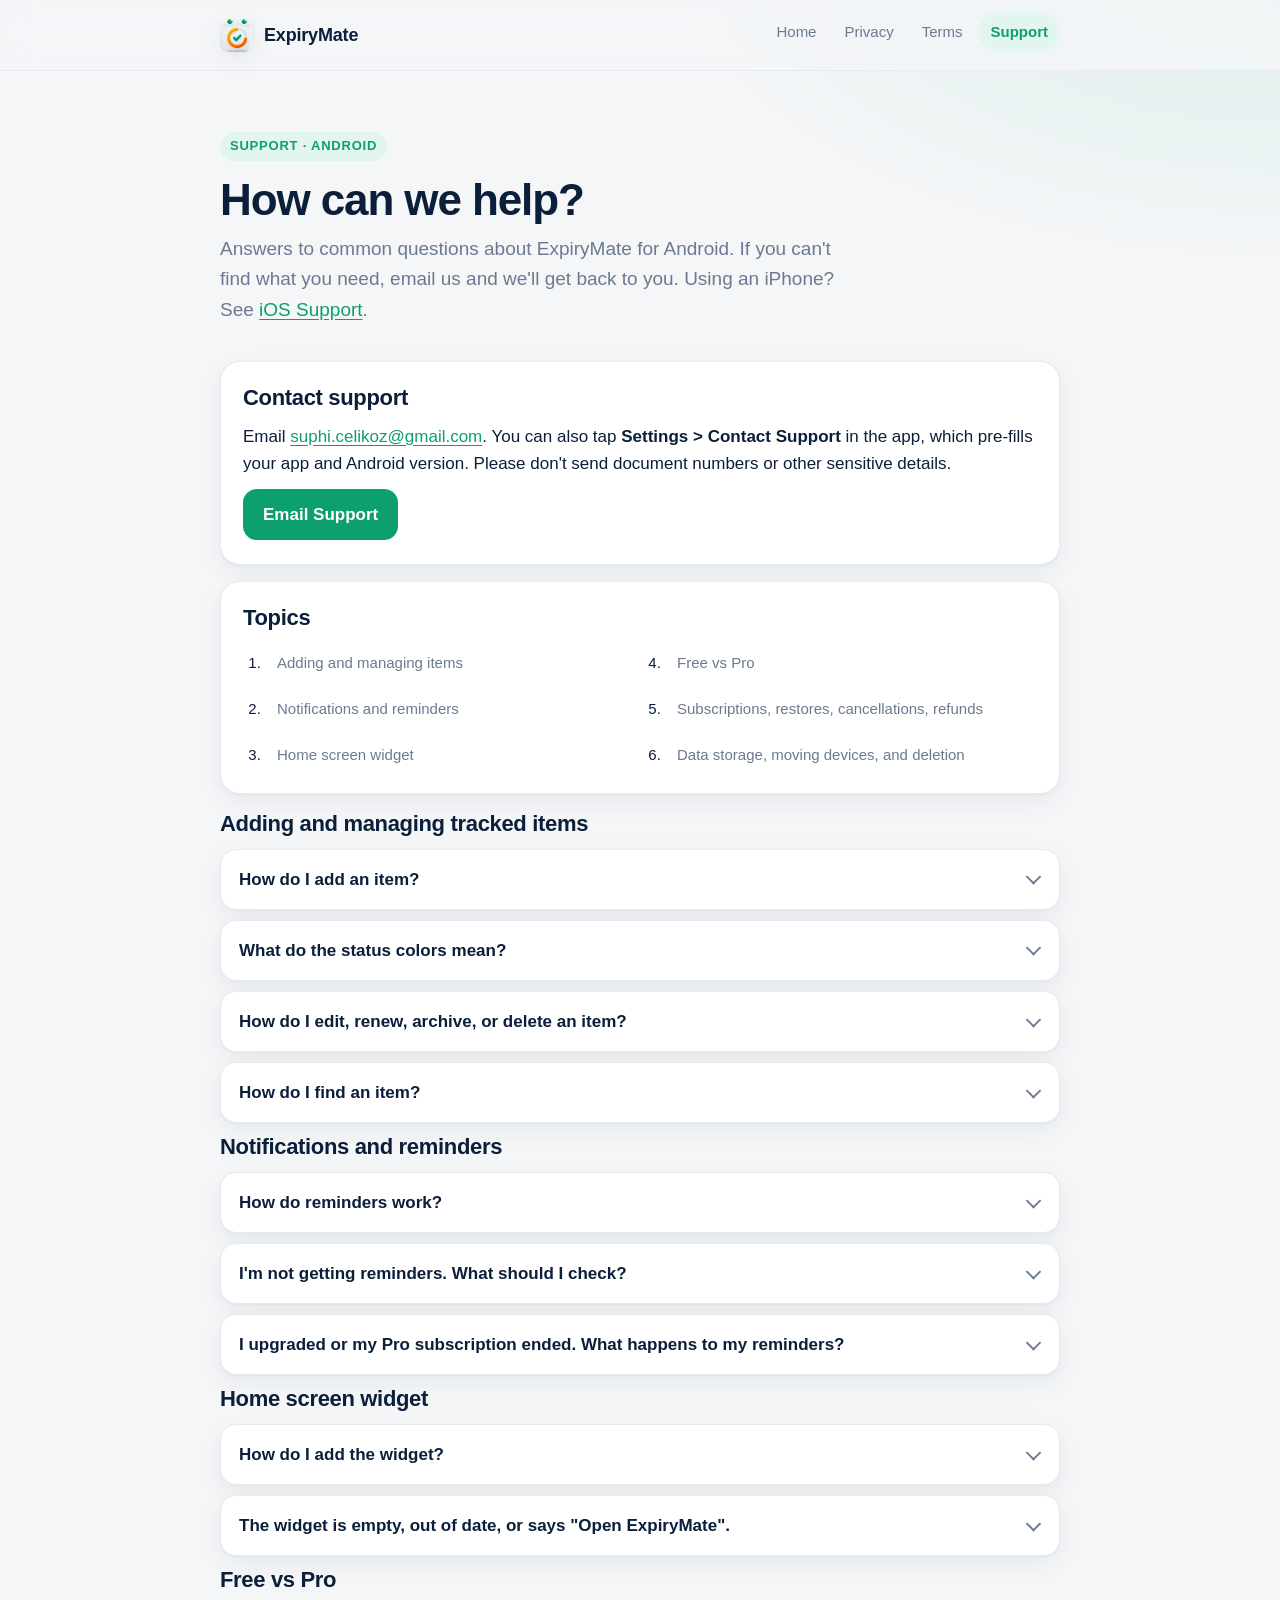
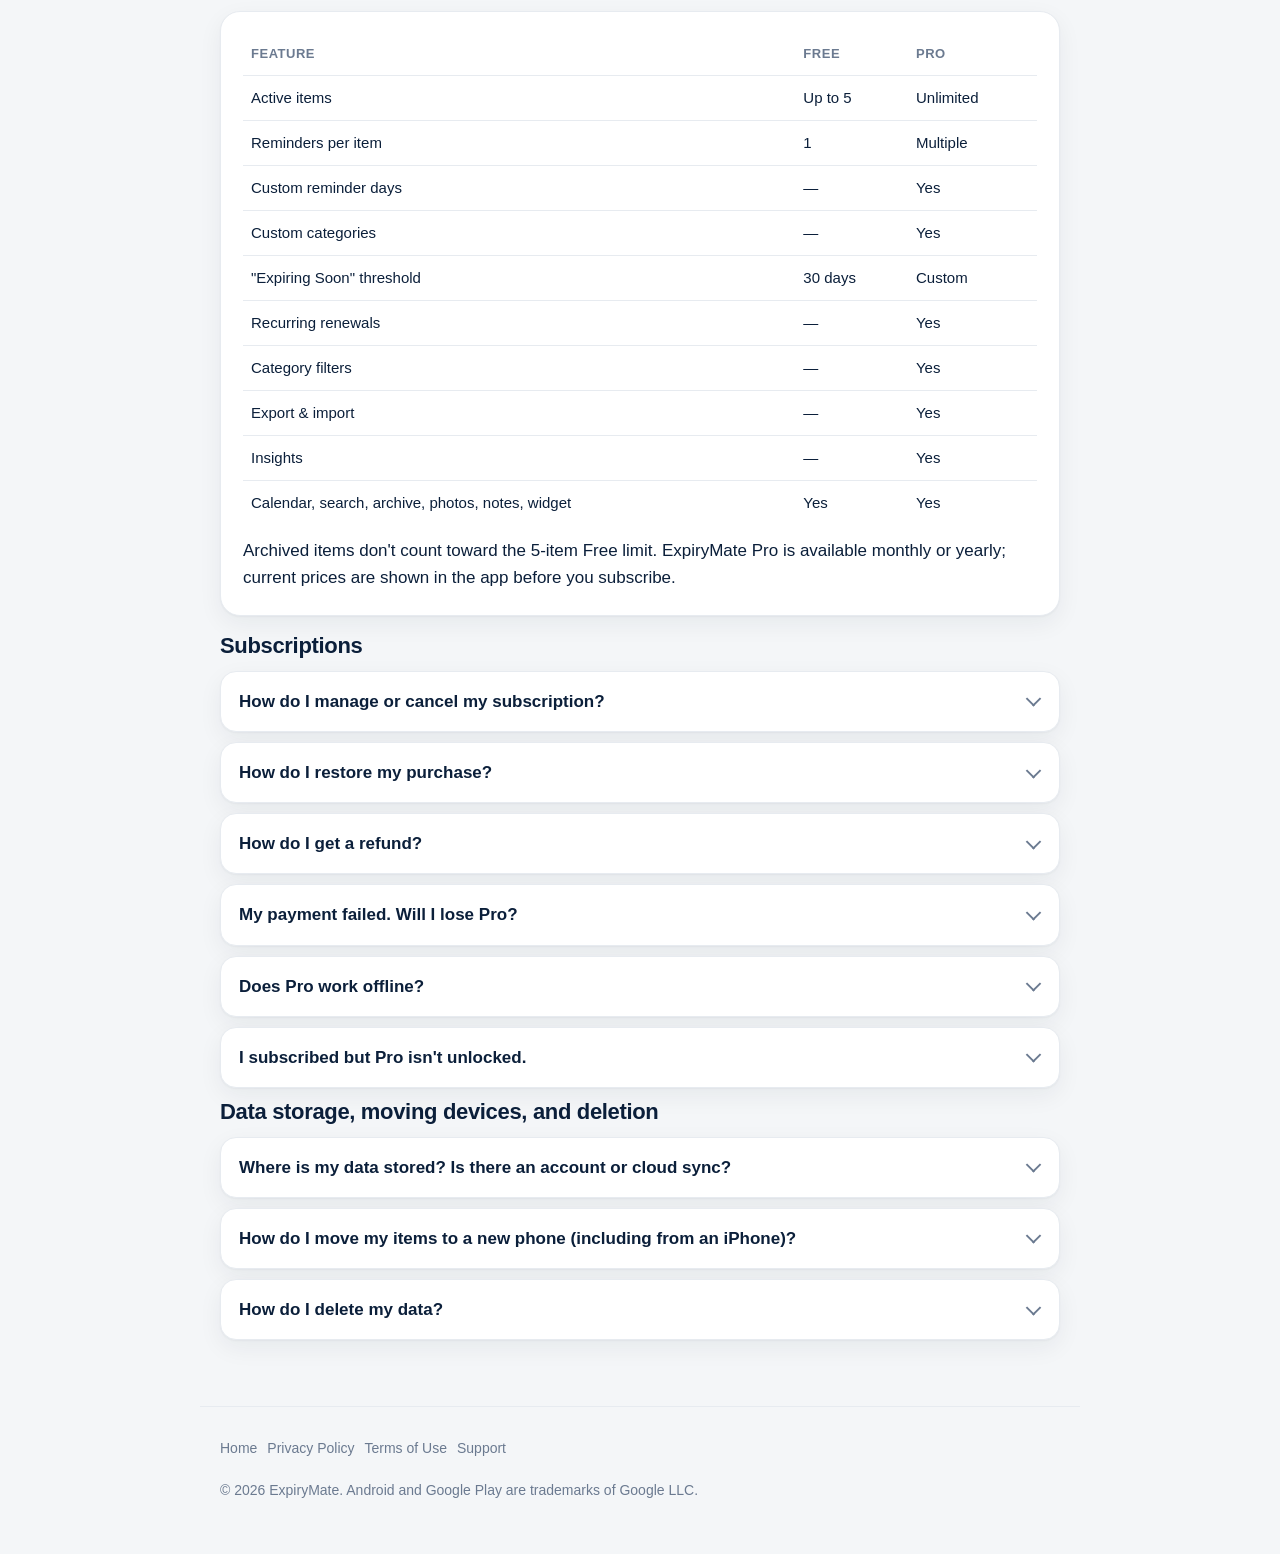
<file: support-android.html>
<!DOCTYPE html>
<html lang="en">
<head>
  <meta charset="utf-8">
  <meta name="viewport" content="width=device-width, initial-scale=1, viewport-fit=cover">
  <title>Support &amp; FAQ (Android) — ExpiryMate</title>
  <meta name="description" content="Get help with ExpiryMate for Android: tracked items, reminders, the home screen widget, Free vs Pro, Google Play subscriptions, and your data.">
  <meta name="color-scheme" content="light dark">
  <meta name="theme-color" content="#F4F6F8" media="(prefers-color-scheme: light)">
  <meta name="theme-color" content="#0A111C" media="(prefers-color-scheme: dark)">
  <link rel="icon" type="image/png" href="assets/icon.png">
  <link rel="stylesheet" href="assets/style.css">
</head>
<body>
  <a class="skip-link" href="#main">Skip to content</a>
  <header class="site-header">
    <div class="header-inner">
      <a class="brand" href="./"><img src="assets/icon.png" alt="" width="34" height="34">ExpiryMate</a>
      <nav aria-label="Main">
        <ul>
          <li><a href="./">Home</a></li>
          <li><a href="privacy-policy-android.html">Privacy</a></li>
          <li><a href="terms-of-use-android.html">Terms</a></li>
          <li><a href="support-android.html" aria-current="page">Support</a></li>
        </ul>
      </nav>
    </div>
  </header>

  <main id="main">
    <section class="hero">
      <span class="eyebrow">Support · Android</span>
      <h1>How can we help?</h1>
      <p class="lede">Answers to common questions about ExpiryMate for Android. If you can't find what you need, email us and we'll get back to you. Using an iPhone? See <a href="support.html">iOS Support</a>.</p>
    </section>

    <section class="card" aria-labelledby="contact">
      <h2 id="contact">Contact support</h2>
      <p>Email <a href="mailto:suphi.celikoz@gmail.com?subject=ExpiryMate%20Support%20(Android)">suphi.celikoz@gmail.com</a>. You can also tap <strong>Settings &gt; Contact Support</strong> in the app, which pre-fills your app and Android version. Please don't send document numbers or other sensitive details.</p>
      <p class="contact"><a class="button" href="mailto:suphi.celikoz@gmail.com?subject=ExpiryMate%20Support%20(Android)">Email Support</a></p>
    </section>

    <nav class="card toc" aria-label="Topics">
      <h2>Topics</h2>
      <ol>
        <li><a href="#items">Adding and managing items</a></li>
        <li><a href="#reminders">Notifications and reminders</a></li>
        <li><a href="#widget">Home screen widget</a></li>
        <li><a href="#plans">Free vs Pro</a></li>
        <li><a href="#subscription">Subscriptions, restores, cancellations, refunds</a></li>
        <li><a href="#data">Data storage, moving devices, and deletion</a></li>
      </ol>
    </nav>

    <section id="items">
      <h2>Adding and managing tracked items</h2>
      <details>
        <summary>How do I add an item?</summary>
        <div>
          <p>Tap the green <strong>+</strong> button on the Home screen (or the + in All Items). Enter a name, choose a category, pick the expiration date, and optionally add a start date, reminders, a photo, and notes. Tap <strong>Save Item</strong>.</p>
        </div>
      </details>
      <details>
        <summary>What do the status colors mean?</summary>
        <div>
          <ul>
            <li><strong>Active (green):</strong> more than your "Expiring Soon" threshold away (30 days by default).</li>
            <li><strong>Expiring Soon (amber):</strong> within the threshold, including "Expires Today".</li>
            <li><strong>Expired (red):</strong> the expiration date has passed.</li>
            <li><strong>Archived (gray):</strong> items you've put away. They don't count toward the Free limit.</li>
          </ul>
        </div>
      </details>
      <details>
        <summary>How do I edit, renew, archive, or delete an item?</summary>
        <div>
          <ul>
            <li><strong>Edit:</strong> open the item and tap <strong>⋮</strong> &gt; Edit.</li>
            <li><strong>Renew:</strong> open the item and tap <strong>Mark as Renewed</strong>, then choose the new expiration date. The previous date is kept in the item's renewal history and reminders are rescheduled.</li>
            <li><strong>Archive:</strong> tap Archive on the item, or touch and hold it in All Items and choose Archive. Use the Archived filter to find it again and choose Unarchive.</li>
            <li><strong>Delete:</strong> touch and hold the item in All Items and choose Delete, or tap <strong>⋮</strong> &gt; Delete on the item. You'll be asked to confirm. Deleting is permanent.</li>
          </ul>
        </div>
      </details>
      <details>
        <summary>How do I find an item?</summary>
        <div>
          <p>In <strong>All Items</strong>, use the search field (it searches names, notes, and category names) and the status chips: All, Active, Expiring Soon, Expired, and Archived. Pro adds category filters. The <strong>Calendar</strong> tab shows expirations by day.</p>
        </div>
      </details>
    </section>

    <section id="reminders">
      <h2>Notifications and reminders</h2>
      <details>
        <summary>How do reminders work?</summary>
        <div>
          <p>For each item you can choose when to be reminded: 30, 14, 7, or 1 day before, or on the day it expires. Pro also lets you pick custom days and add several reminders per item. Reminders arrive at your <strong>Reminder Time</strong> (Settings &gt; Notifications). They are local notifications, so they work offline. To save battery, Android may deliver a reminder up to about an hour after the chosen time.</p>
        </div>
      </details>
      <details>
        <summary>I'm not getting reminders. What should I check?</summary>
        <div>
          <ol>
            <li>In ExpiryMate, open <strong>Settings</strong>. If it says notifications are off, tap <strong>Open Settings</strong> and allow notifications for ExpiryMate.</li>
            <li>In Android Settings &gt; Apps &gt; ExpiryMate &gt; Notifications, make sure <strong>Expiration reminders</strong> is turned on.</li>
            <li>Check that Do Not Disturb or a bedtime mode isn't silencing notifications.</li>
            <li>If your phone has aggressive battery saving for apps, set ExpiryMate's battery usage to <strong>Unrestricted</strong> or <strong>Optimized</strong> (not Restricted).</li>
            <li>Open the item and confirm it has at least one reminder selected and that the reminder date isn't already in the past. Reminders whose time has passed are not scheduled.</li>
            <li>Make sure your device's date, time, and time zone are set correctly. Archived items don't send reminders.</li>
          </ol>
          <div class="callout">ExpiryMate keeps the soonest 60 reminders scheduled and tops up the rest automatically as they fire and each time you open the app. If you force-stop the app, Android cancels its reminders until you open it again.</div>
        </div>
      </details>
      <details>
        <summary>I upgraded or my Pro subscription ended. What happens to my reminders?</summary>
        <div>
          <p>With Pro, every reminder you choose is scheduled. On the Free plan, each item keeps 1 scheduled reminder (the earliest one you selected). Your reminder choices are saved, so they come back if you subscribe again.</p>
        </div>
      </details>
    </section>

    <section id="widget">
      <h2>Home screen widget</h2>
      <details>
        <summary>How do I add the widget?</summary>
        <div>
          <p>Touch and hold an empty area of your home screen, tap <strong>Widgets</strong>, find <strong>ExpiryMate</strong>, and add the <strong>Expirations</strong> widget. Resize it to switch between the small, medium, and large layouts. The widget is available on both the Free and Pro plans. Tap an item in the widget to open it in the app.</p>
        </div>
      </details>
      <details>
        <summary>The widget is empty, out of date, or says "Open ExpiryMate".</summary>
        <div>
          <ol>
            <li>Open ExpiryMate once and finish the welcome screens. The app updates the widget whenever you add, edit, renew, archive, or delete an item.</li>
            <li>The widget only shows active (non-archived) items. If you have none, it invites you to add one.</li>
            <li>Countdowns update after midnight, the next time your device wakes up.</li>
            <li>If it still looks wrong, remove the widget and add it again.</li>
          </ol>
          <p>The widget shows item names, categories, and dates. It never shows notes or photos.</p>
        </div>
      </details>
    </section>

    <section id="plans">
      <h2>Free vs Pro</h2>
      <div class="card">
        <div class="table-wrap">
          <table>
            <thead><tr><th>Feature</th><th>Free</th><th>Pro</th></tr></thead>
            <tbody>
              <tr><td>Active items</td><td>Up to 5</td><td>Unlimited</td></tr>
              <tr><td>Reminders per item</td><td>1</td><td>Multiple</td></tr>
              <tr><td>Custom reminder days</td><td>—</td><td>Yes</td></tr>
              <tr><td>Custom categories</td><td>—</td><td>Yes</td></tr>
              <tr><td>"Expiring Soon" threshold</td><td>30 days</td><td>Custom</td></tr>
              <tr><td>Recurring renewals</td><td>—</td><td>Yes</td></tr>
              <tr><td>Category filters</td><td>—</td><td>Yes</td></tr>
              <tr><td>Export &amp; import</td><td>—</td><td>Yes</td></tr>
              <tr><td>Insights</td><td>—</td><td>Yes</td></tr>
              <tr><td>Calendar, search, archive, photos, notes, widget</td><td>Yes</td><td>Yes</td></tr>
            </tbody>
          </table>
        </div>
        <p>Archived items don't count toward the 5-item Free limit. ExpiryMate Pro is available monthly or yearly; current prices are shown in the app before you subscribe.</p>
      </div>
    </section>

    <section id="subscription">
      <h2>Subscriptions</h2>
      <details>
        <summary>How do I manage or cancel my subscription?</summary>
        <div>
          <p>In ExpiryMate, go to <strong>Settings &gt; Manage Subscription</strong>, or open the Google Play Store app and tap your profile picture &gt; <strong>Payments &amp; subscriptions</strong> &gt; <strong>Subscriptions</strong> &gt; ExpiryMate Pro. From there you can switch plans or cancel. You keep Pro until the end of the period you've paid for. Uninstalling the app does not cancel a subscription.</p>
        </div>
      </details>
      <details>
        <summary>How do I restore my purchase?</summary>
        <div>
          <ol>
            <li>Make sure the Google Play Store is signed in with the Google account you used to subscribe.</li>
            <li>Open ExpiryMate. Pro is detected automatically; you can also tap <strong>Settings &gt; Restore Purchases</strong> (also on the Pro screen).</li>
            <li>If no active subscription is found, you'll see a message saying so for this Google account.</li>
          </ol>
          <p>Restoring unlocks Pro. It does not transfer your items, which are stored on the device (see below for moving devices).</p>
        </div>
      </details>
      <details>
        <summary>How do I get a refund?</summary>
        <div>
          <p>Subscriptions are billed by Google Play. You can request a refund through Google Play; see <a href="https://support.google.com/googleplay/answer/2479637">Google Play's refund help</a>. You can also email us with the order number from your Google Play receipt (it starts with "GPA.") and we will review it. Never send card details.</p>
        </div>
      </details>
      <details>
        <summary>My payment failed. Will I lose Pro?</summary>
        <div>
          <p>If Google Play can't charge your payment method at renewal, it may keep Pro active for a short grace period while it retries. Update your payment method in the Google Play Store under Payments &amp; subscriptions. If the subscription lapses, your data stays on your device and Free plan limits apply.</p>
        </div>
      </details>
      <details>
        <summary>Does Pro work offline?</summary>
        <div>
          <p>Yes. ExpiryMate remembers your active subscription on the device, so Pro keeps working without a connection. It needs to confirm the subscription with Google Play at least once every 7 days; if your device stays offline longer, Pro features pause until it can check again. Your items are never affected.</p>
        </div>
      </details>
      <details>
        <summary>I subscribed but Pro isn't unlocked.</summary>
        <div>
          <ol>
            <li>If the payment is pending (for example a cash or bank payment, or a family approval), Pro unlocks once it completes.</li>
            <li>Tap <strong>Restore Purchases</strong> in Settings.</li>
            <li>Check that the Play Store is signed in with the Google account you subscribed with.</li>
            <li>Still stuck? Email us with your order number. Never send card details.</li>
          </ol>
        </div>
      </details>
    </section>

    <section id="data">
      <h2>Data storage, moving devices, and deletion</h2>
      <details>
        <summary>Where is my data stored? Is there an account or cloud sync?</summary>
        <div>
          <p>Everything is stored on your device. There is no account, no sign-in, and no cloud sync, and the developer cannot see your data. Android may include ExpiryMate's data in your Google account backup, depending on your settings. Read the <a href="privacy-policy-android.html">Privacy Policy</a> for details.</p>
        </div>
      </details>
      <details>
        <summary>How do I move my items to a new phone (including from an iPhone)?</summary>
        <div>
          <p>Restoring a new Android phone from your Google backup, or copying data during setup, brings ExpiryMate's data with it when Android backup is on. Pro subscribers can also use <strong>Settings &gt; Export Data</strong> to save a JSON file and <strong>Import Data</strong> on the new device. The export format is the same on iPhone and Android, so you can move your items between them. Photos are not included in exports, and importing skips items that already exist.</p>
        </div>
      </details>
      <details>
        <summary>How do I delete my data?</summary>
        <div>
          <p>Delete individual items in the app (this also deletes their photos, renewal history, and reminders). To remove everything, uninstall ExpiryMate or clear its storage in Android Settings &gt; Apps &gt; ExpiryMate &gt; Storage. Because your data isn't stored by the developer, it can't be recovered after deletion unless you have a backup or export.</p>
        </div>
      </details>
    </section>
  </main>

  <footer>
    <nav aria-label="Footer">
      <ul>
        <li><a href="./">Home</a></li>
        <li><a href="privacy-policy-android.html">Privacy Policy</a></li>
        <li><a href="terms-of-use-android.html">Terms of Use</a></li>
        <li><a href="support-android.html">Support</a></li>
      </ul>
    </nav>
    <p>&copy; 2026 ExpiryMate. Android and Google Play are trademarks of Google LLC.</p>
  </footer>
</body>
</html>
</file>
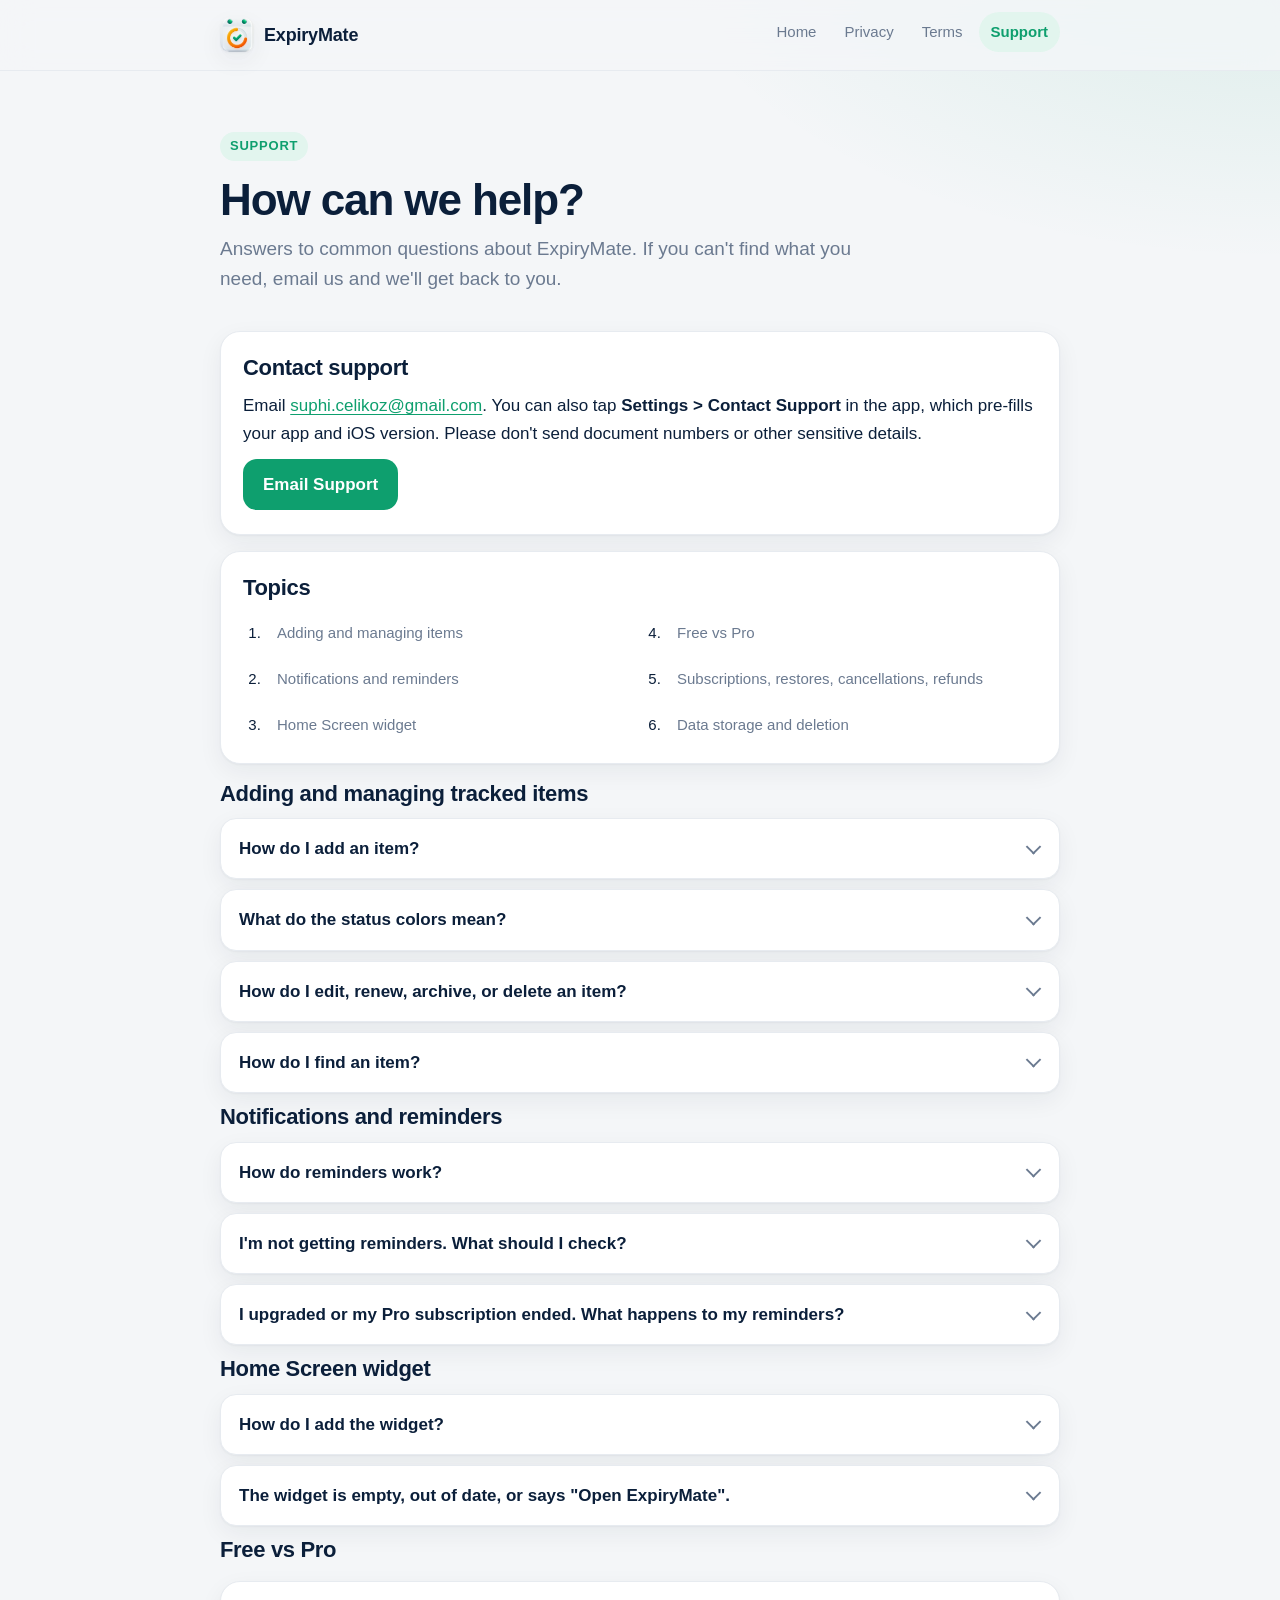
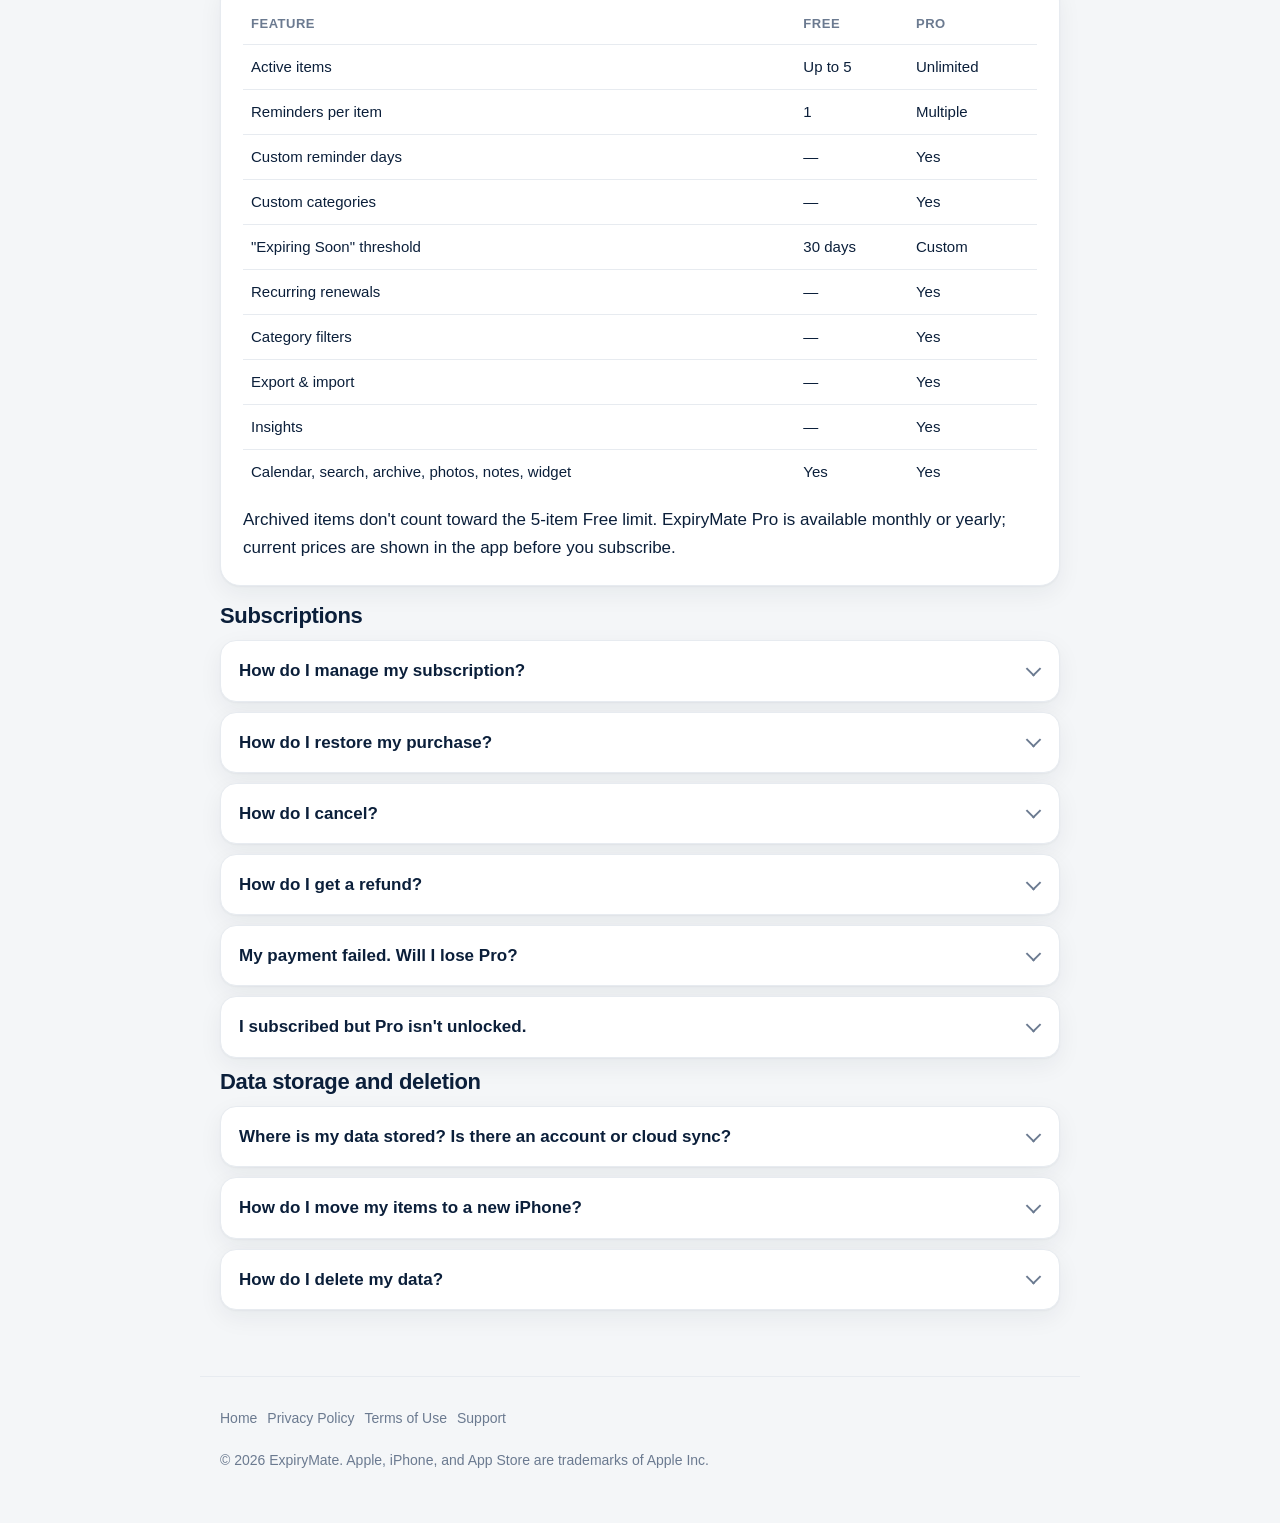
<file: support.html>
<!DOCTYPE html>
<html lang="en">
<head>
  <meta charset="utf-8">
  <meta name="viewport" content="width=device-width, initial-scale=1, viewport-fit=cover">
  <title>Support &amp; FAQ — ExpiryMate</title>
  <meta name="description" content="Get help with ExpiryMate: tracked items, reminders, the Home Screen widget, Free vs Pro, subscriptions, restoring purchases, cancellations, refunds, and your data.">
  <meta name="color-scheme" content="light dark">
  <meta name="theme-color" content="#F4F6F8" media="(prefers-color-scheme: light)">
  <meta name="theme-color" content="#0A111C" media="(prefers-color-scheme: dark)">
  <link rel="icon" type="image/png" href="assets/icon.png">
  <link rel="apple-touch-icon" href="assets/apple-touch-icon.png">
  <link rel="stylesheet" href="assets/style.css">
</head>
<body>
  <a class="skip-link" href="#main">Skip to content</a>
  <header class="site-header">
    <div class="header-inner">
      <a class="brand" href="./"><img src="assets/icon.png" alt="" width="34" height="34">ExpiryMate</a>
      <nav aria-label="Main">
        <ul>
          <li><a href="./">Home</a></li>
          <li><a href="privacy-policy.html">Privacy</a></li>
          <li><a href="terms-of-use.html">Terms</a></li>
          <li><a href="support.html" aria-current="page">Support</a></li>
        </ul>
      </nav>
    </div>
  </header>

  <main id="main">
    <section class="hero">
      <span class="eyebrow">Support</span>
      <h1>How can we help?</h1>
      <p class="lede">Answers to common questions about ExpiryMate. If you can't find what you need, email us and we'll get back to you.</p>
    </section>

    <section class="card" aria-labelledby="contact">
      <h2 id="contact">Contact support</h2>
      <p>Email <a href="mailto:suphi.celikoz@gmail.com?subject=ExpiryMate%20Support">suphi.celikoz@gmail.com</a>. You can also tap <strong>Settings &gt; Contact Support</strong> in the app, which pre-fills your app and iOS version. Please don't send document numbers or other sensitive details.</p>
      <p class="contact"><a class="button" href="mailto:suphi.celikoz@gmail.com?subject=ExpiryMate%20Support">Email Support</a></p>
    </section>

    <nav class="card toc" aria-label="Topics">
      <h2>Topics</h2>
      <ol>
        <li><a href="#items">Adding and managing items</a></li>
        <li><a href="#reminders">Notifications and reminders</a></li>
        <li><a href="#widget">Home Screen widget</a></li>
        <li><a href="#plans">Free vs Pro</a></li>
        <li><a href="#subscription">Subscriptions, restores, cancellations, refunds</a></li>
        <li><a href="#data">Data storage and deletion</a></li>
      </ol>
    </nav>

    <section id="items">
      <h2>Adding and managing tracked items</h2>
      <details>
        <summary>How do I add an item?</summary>
        <div>
          <p>Tap the green <strong>+</strong> button on the Home screen (or the + in All Items). Enter a name, choose a category, pick the expiration date, and optionally add a start date, reminders, a photo, and notes. Tap <strong>Save Item</strong>.</p>
        </div>
      </details>
      <details>
        <summary>What do the status colors mean?</summary>
        <div>
          <ul>
            <li><strong>Active (green):</strong> more than your "Expiring Soon" threshold away (30 days by default).</li>
            <li><strong>Expiring Soon (amber):</strong> within the threshold, including "Expires Today".</li>
            <li><strong>Expired (red):</strong> the expiration date has passed.</li>
            <li><strong>Archived (gray):</strong> items you've put away. They don't count toward the Free limit.</li>
          </ul>
        </div>
      </details>
      <details>
        <summary>How do I edit, renew, archive, or delete an item?</summary>
        <div>
          <ul>
            <li><strong>Edit:</strong> open the item and tap <strong>…</strong> &gt; Edit.</li>
            <li><strong>Renew:</strong> open the item and tap <strong>Mark as Renewed</strong>, then choose the new expiration date. The previous date is kept in the item's renewal history and reminders are rescheduled.</li>
            <li><strong>Archive:</strong> tap Archive on the item, or swipe right on it in All Items. Swipe right again in the Archived filter to restore it.</li>
            <li><strong>Delete:</strong> swipe left on the item in All Items, or tap <strong>…</strong> &gt; Delete on the item. You'll be asked to confirm. Deleting is permanent.</li>
          </ul>
        </div>
      </details>
      <details>
        <summary>How do I find an item?</summary>
        <div>
          <p>In <strong>All Items</strong>, use the search field (it searches names, notes, and category names) and the status chips: All, Active, Expiring Soon, Expired, and Archived. Pro adds category filters. The <strong>Calendar</strong> tab shows expirations by day.</p>
        </div>
      </details>
    </section>

    <section id="reminders">
      <h2>Notifications and reminders</h2>
      <details>
        <summary>How do reminders work?</summary>
        <div>
          <p>For each item you can choose when to be reminded: 30, 14, 7, or 1 day before, or on the day it expires. Pro also lets you pick custom days and add several reminders per item. Reminders arrive at your <strong>Default Reminder Time</strong> (Settings &gt; Notifications). They are local notifications, so they work offline.</p>
        </div>
      </details>
      <details>
        <summary>I'm not getting reminders. What should I check?</summary>
        <div>
          <ol>
            <li>In ExpiryMate, open <strong>Settings</strong>. If it says notifications are off, tap <strong>Open Settings</strong> and turn on <strong>Allow Notifications</strong>.</li>
            <li>In iOS Settings &gt; Notifications &gt; ExpiryMate, make sure Lock Screen, Notification Center, or Banners are enabled.</li>
            <li>Check that a Focus mode or Scheduled Summary isn't holding notifications.</li>
            <li>Open the item and confirm it has at least one reminder selected, and that the reminder date isn't already in the past. Reminders whose time has passed are not scheduled.</li>
            <li>Make sure your iPhone's date, time, and time zone are set correctly.</li>
            <li>Archived items don't send reminders.</li>
          </ol>
          <div class="callout">iOS limits how many reminders an app can schedule at once. If you have a very large number of reminders, ExpiryMate schedules the soonest ones first and tops up the rest each time you open the app.</div>
        </div>
      </details>
      <details>
        <summary>I upgraded or my Pro subscription ended. What happens to my reminders?</summary>
        <div>
          <p>With Pro, every reminder you choose is scheduled. On the Free plan, each item keeps 1 scheduled reminder (the earliest one you selected). Your reminder choices are saved, so they come back if you subscribe again.</p>
        </div>
      </details>
    </section>

    <section id="widget">
      <h2>Home Screen widget</h2>
      <details>
        <summary>How do I add the widget?</summary>
        <div>
          <p>Touch and hold an empty area of your Home Screen, tap <strong>Edit</strong> &gt; <strong>Add Widget</strong>, search for <strong>ExpiryMate</strong>, choose Small, Medium, or Large, and tap <strong>Add Widget</strong>. The widget is available on both the Free and Pro plans. Tap an item in the widget to open it in the app.</p>
        </div>
      </details>
      <details>
        <summary>The widget is empty, out of date, or says "Open ExpiryMate".</summary>
        <div>
          <ol>
            <li>Open ExpiryMate once. The app updates the widget whenever you add, edit, renew, archive, or delete an item.</li>
            <li>The widget only shows active (non-archived) items. If you have none, it will be empty.</li>
            <li>Countdowns update automatically at midnight. iOS controls exactly when widgets refresh, so a short delay is normal.</li>
            <li>If it still looks wrong, remove the widget and add it again, or restart your iPhone.</li>
          </ol>
          <p>The widget shows item names, categories, and dates. It never shows notes or photos.</p>
        </div>
      </details>
    </section>

    <section id="plans">
      <h2>Free vs Pro</h2>
      <div class="card">
        <div class="table-wrap">
          <table>
            <thead><tr><th>Feature</th><th>Free</th><th>Pro</th></tr></thead>
            <tbody>
              <tr><td>Active items</td><td>Up to 5</td><td>Unlimited</td></tr>
              <tr><td>Reminders per item</td><td>1</td><td>Multiple</td></tr>
              <tr><td>Custom reminder days</td><td>—</td><td>Yes</td></tr>
              <tr><td>Custom categories</td><td>—</td><td>Yes</td></tr>
              <tr><td>"Expiring Soon" threshold</td><td>30 days</td><td>Custom</td></tr>
              <tr><td>Recurring renewals</td><td>—</td><td>Yes</td></tr>
              <tr><td>Category filters</td><td>—</td><td>Yes</td></tr>
              <tr><td>Export &amp; import</td><td>—</td><td>Yes</td></tr>
              <tr><td>Insights</td><td>—</td><td>Yes</td></tr>
              <tr><td>Calendar, search, archive, photos, notes, widget</td><td>Yes</td><td>Yes</td></tr>
            </tbody>
          </table>
        </div>
        <p>Archived items don't count toward the 5-item Free limit. ExpiryMate Pro is available monthly or yearly; current prices are shown in the app before you subscribe.</p>
      </div>
    </section>

    <section id="subscription">
      <h2>Subscriptions</h2>
      <details>
        <summary>How do I manage my subscription?</summary>
        <div>
          <p>In ExpiryMate, go to <strong>Settings &gt; Manage Subscription</strong>. Or open iOS <strong>Settings</strong>, tap your name, then <strong>Subscriptions</strong>, and choose ExpiryMate Pro. From there you can switch between monthly and yearly or cancel.</p>
        </div>
      </details>
      <details>
        <summary>How do I restore my purchase?</summary>
        <div>
          <ol>
            <li>Make sure you're signed in to the App Store with the Apple Account you used to subscribe.</li>
            <li>In ExpiryMate, tap <strong>Settings &gt; Restore Purchases</strong> (also available on the Pro screen).</li>
            <li>If an active subscription is found, Pro unlocks right away. If not, you'll see a message that no active subscription was found for this Apple Account.</li>
          </ol>
          <p>Restoring unlocks Pro. It does not transfer your items, which are stored only on the original device.</p>
        </div>
      </details>
      <details>
        <summary>How do I cancel?</summary>
        <div>
          <p>Open iOS <strong>Settings</strong> &gt; your name &gt; <strong>Subscriptions</strong> &gt; ExpiryMate Pro &gt; <strong>Cancel Subscription</strong> (or use Settings &gt; Manage Subscription in the app). Cancel at least 24 hours before your renewal date to avoid being charged for the next period. You keep Pro until the end of the period you've paid for. Deleting the app does not cancel a subscription.</p>
        </div>
      </details>
      <details>
        <summary>How do I get a refund?</summary>
        <div>
          <p>Subscriptions are billed by Apple, so refunds are handled by Apple. The developer can't issue refunds or see your payment details. Go to <a href="https://reportaproblem.apple.com">reportaproblem.apple.com</a>, sign in with your Apple Account, choose <strong>I'd like to</strong> &gt; <strong>Request a refund</strong>, and follow the steps. See Apple's guide: <a href="https://support.apple.com/118223">Request a refund for apps or content</a>.</p>
        </div>
      </details>
      <details>
        <summary>My payment failed. Will I lose Pro?</summary>
        <div>
          <p>If Apple can't charge your payment method at renewal, Apple may keep Pro active for a short billing grace period while it retries. Update your payment method in iOS Settings &gt; your name &gt; Payment &amp; Shipping. If the subscription lapses, your data stays on your device and Free plan limits apply.</p>
        </div>
      </details>
      <details>
        <summary>I subscribed but Pro isn't unlocked.</summary>
        <div>
          <ol>
            <li>If the purchase needs approval (for example Ask to Buy), Pro unlocks once it's approved.</li>
            <li>Tap <strong>Restore Purchases</strong> in Settings.</li>
            <li>Check that you're signed in with the Apple Account you subscribed with.</li>
            <li>Still stuck? Email us and include the approximate purchase date. Never send card details.</li>
          </ol>
        </div>
      </details>
    </section>

    <section id="data">
      <h2>Data storage and deletion</h2>
      <details>
        <summary>Where is my data stored? Is there an account or cloud sync?</summary>
        <div>
          <p>Everything is stored on your iPhone. There is no account, no sign-in, and no cloud sync, and the developer cannot see your data. iOS may include ExpiryMate's data in your iCloud or computer device backup, depending on your settings. Read the <a href="privacy-policy.html">Privacy Policy</a> for details.</p>
        </div>
      </details>
      <details>
        <summary>How do I move my items to a new iPhone?</summary>
        <div>
          <p>Restoring your new iPhone from an iCloud or computer backup of your old one brings ExpiryMate's data with it. Pro subscribers can also use <strong>Settings &gt; Export Data</strong> to save a JSON file and <strong>Import Data</strong> on the new device. Photos are not included in exports, and importing skips items that already exist.</p>
        </div>
      </details>
      <details>
        <summary>How do I delete my data?</summary>
        <div>
          <p>Delete individual items in the app (this also deletes their photos, renewal history, and reminders). To remove everything, delete the ExpiryMate app from your iPhone. Because your data isn't stored by the developer, it can't be recovered after deletion unless you have a backup or export.</p>
        </div>
      </details>
    </section>
  </main>

  <footer>
    <nav aria-label="Footer">
      <ul>
        <li><a href="./">Home</a></li>
        <li><a href="privacy-policy.html">Privacy Policy</a></li>
        <li><a href="terms-of-use.html">Terms of Use</a></li>
        <li><a href="support.html">Support</a></li>
      </ul>
    </nav>
    <p>&copy; 2026 ExpiryMate. Apple, iPhone, and App Store are trademarks of Apple Inc.</p>
  </footer>
</body>
</html>
</file>
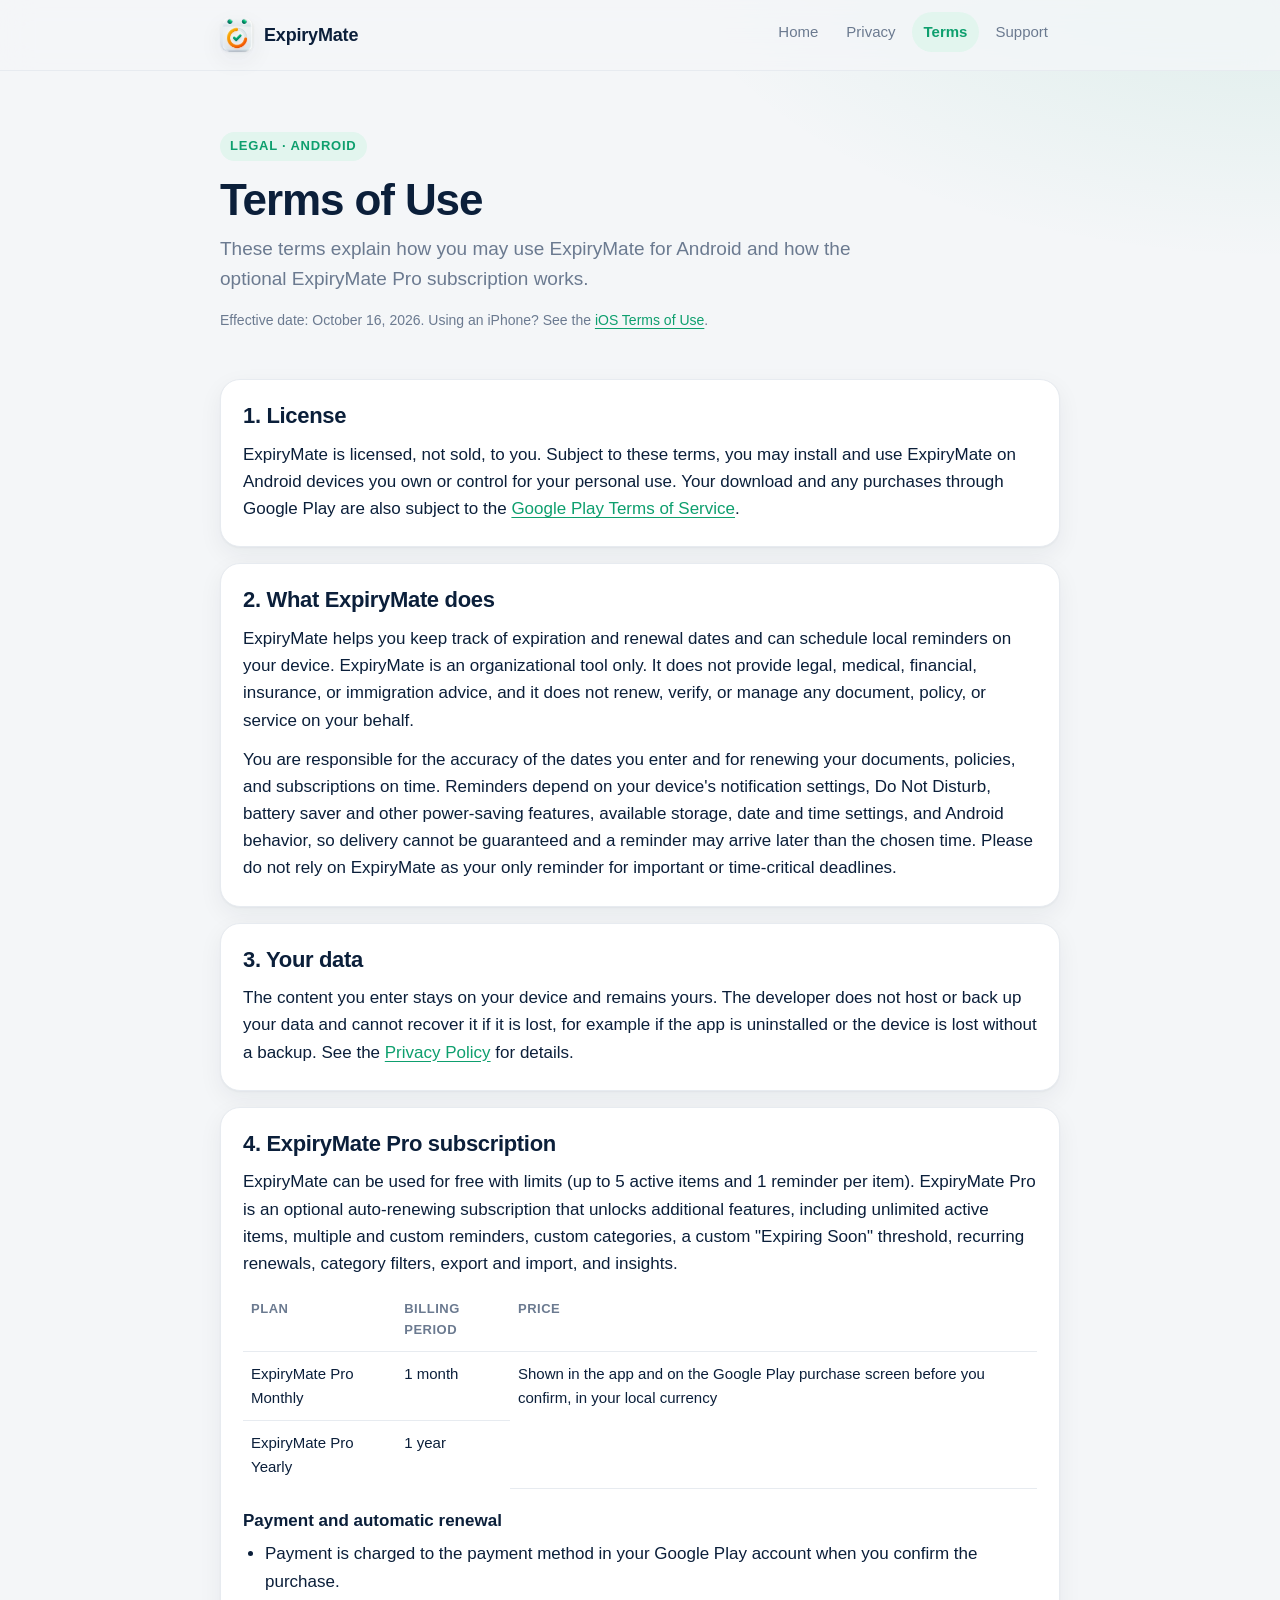
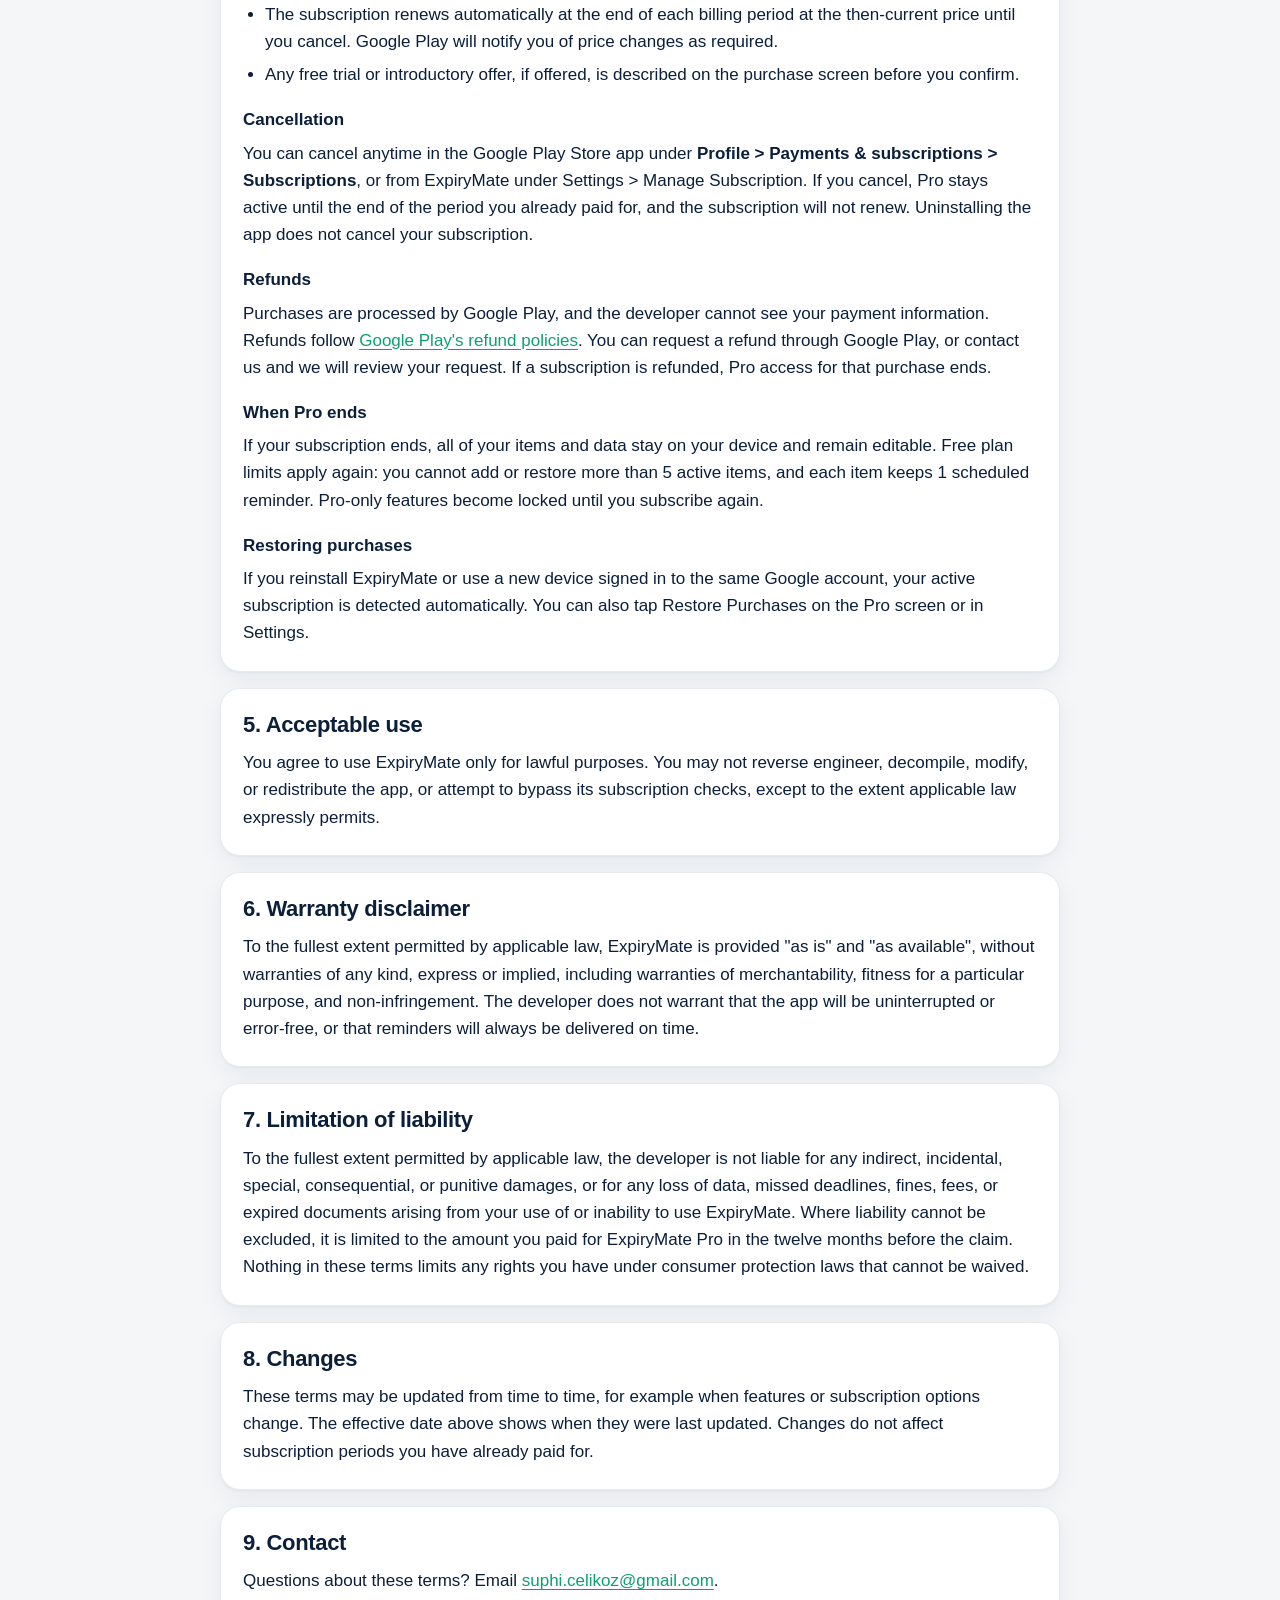
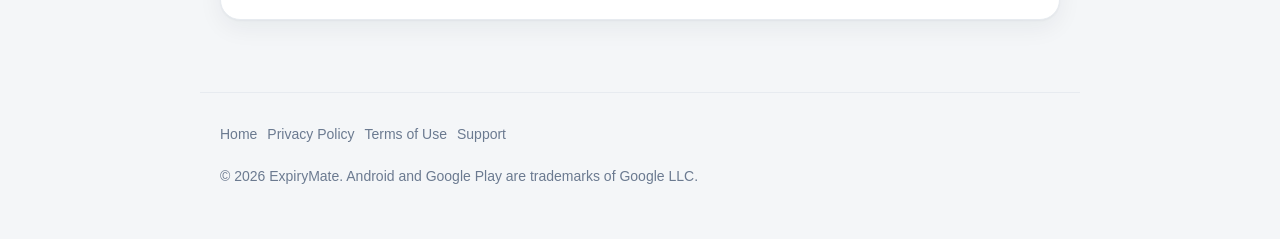
<file: terms-of-use-android.html>
<!DOCTYPE html>
<html lang="en">
<head>
  <meta charset="utf-8">
  <meta name="viewport" content="width=device-width, initial-scale=1, viewport-fit=cover">
  <title>Terms of Use (Android) — ExpiryMate</title>
  <meta name="description" content="Terms of Use for ExpiryMate on Android, including the Google Play subscription, renewal, cancellation, and refunds.">
  <meta name="color-scheme" content="light dark">
  <meta name="theme-color" content="#F4F6F8" media="(prefers-color-scheme: light)">
  <meta name="theme-color" content="#0A111C" media="(prefers-color-scheme: dark)">
  <link rel="icon" type="image/png" href="assets/icon.png">
  <link rel="stylesheet" href="assets/style.css">
</head>
<body>
  <a class="skip-link" href="#main">Skip to content</a>
  <header class="site-header">
    <div class="header-inner">
      <a class="brand" href="./"><img src="assets/icon.png" alt="" width="34" height="34">ExpiryMate</a>
      <nav aria-label="Main">
        <ul>
          <li><a href="./">Home</a></li>
          <li><a href="privacy-policy-android.html">Privacy</a></li>
          <li><a href="terms-of-use-android.html" aria-current="page">Terms</a></li>
          <li><a href="support-android.html">Support</a></li>
        </ul>
      </nav>
    </div>
  </header>

  <main id="main">
    <section class="hero">
      <span class="eyebrow">Legal · Android</span>
      <h1>Terms of Use</h1>
      <p class="lede">These terms explain how you may use ExpiryMate for Android and how the optional ExpiryMate Pro subscription works.</p>
      <p class="meta">Effective date: October 16, 2026. Using an iPhone? See the <a href="terms-of-use.html">iOS Terms of Use</a>.</p>
    </section>

    <section class="card" id="license">
      <h2>1. License</h2>
      <p>ExpiryMate is licensed, not sold, to you. Subject to these terms, you may install and use ExpiryMate on Android devices you own or control for your personal use. Your download and any purchases through Google Play are also subject to the <a href="https://play.google/intl/en_us/about/play-terms/">Google Play Terms of Service</a>.</p>
    </section>

    <section class="card" id="service">
      <h2>2. What ExpiryMate does</h2>
      <p>ExpiryMate helps you keep track of expiration and renewal dates and can schedule local reminders on your device. ExpiryMate is an organizational tool only. It does not provide legal, medical, financial, insurance, or immigration advice, and it does not renew, verify, or manage any document, policy, or service on your behalf.</p>
      <p>You are responsible for the accuracy of the dates you enter and for renewing your documents, policies, and subscriptions on time. Reminders depend on your device's notification settings, Do Not Disturb, battery saver and other power-saving features, available storage, date and time settings, and Android behavior, so delivery cannot be guaranteed and a reminder may arrive later than the chosen time. Please do not rely on ExpiryMate as your only reminder for important or time-critical deadlines.</p>
    </section>

    <section class="card" id="data">
      <h2>3. Your data</h2>
      <p>The content you enter stays on your device and remains yours. The developer does not host or back up your data and cannot recover it if it is lost, for example if the app is uninstalled or the device is lost without a backup. See the <a href="privacy-policy-android.html">Privacy Policy</a> for details.</p>
    </section>

    <section class="card" id="subscription">
      <h2>4. ExpiryMate Pro subscription</h2>
      <p>ExpiryMate can be used for free with limits (up to 5 active items and 1 reminder per item). ExpiryMate Pro is an optional auto-renewing subscription that unlocks additional features, including unlimited active items, multiple and custom reminders, custom categories, a custom "Expiring Soon" threshold, recurring renewals, category filters, export and import, and insights.</p>
      <div class="table-wrap">
        <table>
          <thead><tr><th>Plan</th><th>Billing period</th><th>Price</th></tr></thead>
          <tbody>
            <tr><td>ExpiryMate Pro Monthly</td><td>1 month</td><td rowspan="2">Shown in the app and on the Google Play purchase screen before you confirm, in your local currency</td></tr>
            <tr><td>ExpiryMate Pro Yearly</td><td>1 year</td></tr>
          </tbody>
        </table>
      </div>
      <h3>Payment and automatic renewal</h3>
      <ul>
        <li>Payment is charged to the payment method in your Google Play account when you confirm the purchase.</li>
        <li>The subscription renews automatically at the end of each billing period at the then-current price until you cancel. Google Play will notify you of price changes as required.</li>
        <li>Any free trial or introductory offer, if offered, is described on the purchase screen before you confirm.</li>
      </ul>
      <h3>Cancellation</h3>
      <p>You can cancel anytime in the Google Play Store app under <strong>Profile &gt; Payments &amp; subscriptions &gt; Subscriptions</strong>, or from ExpiryMate under Settings &gt; Manage Subscription. If you cancel, Pro stays active until the end of the period you already paid for, and the subscription will not renew. Uninstalling the app does not cancel your subscription.</p>
      <h3>Refunds</h3>
      <p>Purchases are processed by Google Play, and the developer cannot see your payment information. Refunds follow <a href="https://support.google.com/googleplay/answer/2479637">Google Play's refund policies</a>. You can request a refund through Google Play, or contact us and we will review your request. If a subscription is refunded, Pro access for that purchase ends.</p>
      <h3>When Pro ends</h3>
      <p>If your subscription ends, all of your items and data stay on your device and remain editable. Free plan limits apply again: you cannot add or restore more than 5 active items, and each item keeps 1 scheduled reminder. Pro-only features become locked until you subscribe again.</p>
      <h3>Restoring purchases</h3>
      <p>If you reinstall ExpiryMate or use a new device signed in to the same Google account, your active subscription is detected automatically. You can also tap Restore Purchases on the Pro screen or in Settings.</p>
    </section>

    <section class="card" id="acceptable-use">
      <h2>5. Acceptable use</h2>
      <p>You agree to use ExpiryMate only for lawful purposes. You may not reverse engineer, decompile, modify, or redistribute the app, or attempt to bypass its subscription checks, except to the extent applicable law expressly permits.</p>
    </section>

    <section class="card" id="disclaimer">
      <h2>6. Warranty disclaimer</h2>
      <p>To the fullest extent permitted by applicable law, ExpiryMate is provided "as is" and "as available", without warranties of any kind, express or implied, including warranties of merchantability, fitness for a particular purpose, and non-infringement. The developer does not warrant that the app will be uninterrupted or error-free, or that reminders will always be delivered on time.</p>
    </section>

    <section class="card" id="liability">
      <h2>7. Limitation of liability</h2>
      <p>To the fullest extent permitted by applicable law, the developer is not liable for any indirect, incidental, special, consequential, or punitive damages, or for any loss of data, missed deadlines, fines, fees, or expired documents arising from your use of or inability to use ExpiryMate. Where liability cannot be excluded, it is limited to the amount you paid for ExpiryMate Pro in the twelve months before the claim. Nothing in these terms limits any rights you have under consumer protection laws that cannot be waived.</p>
    </section>

    <section class="card" id="changes">
      <h2>8. Changes</h2>
      <p>These terms may be updated from time to time, for example when features or subscription options change. The effective date above shows when they were last updated. Changes do not affect subscription periods you have already paid for.</p>
    </section>

    <section class="card" id="contact">
      <h2>9. Contact</h2>
      <p>Questions about these terms? Email <a href="mailto:suphi.celikoz@gmail.com?subject=ExpiryMate%20Terms%20(Android)">suphi.celikoz@gmail.com</a>.</p>
    </section>
  </main>

  <footer>
    <nav aria-label="Footer">
      <ul>
        <li><a href="./">Home</a></li>
        <li><a href="privacy-policy-android.html">Privacy Policy</a></li>
        <li><a href="terms-of-use-android.html">Terms of Use</a></li>
        <li><a href="support-android.html">Support</a></li>
      </ul>
    </nav>
    <p>&copy; 2026 ExpiryMate. Android and Google Play are trademarks of Google LLC.</p>
  </footer>
</body>
</html>
</file>
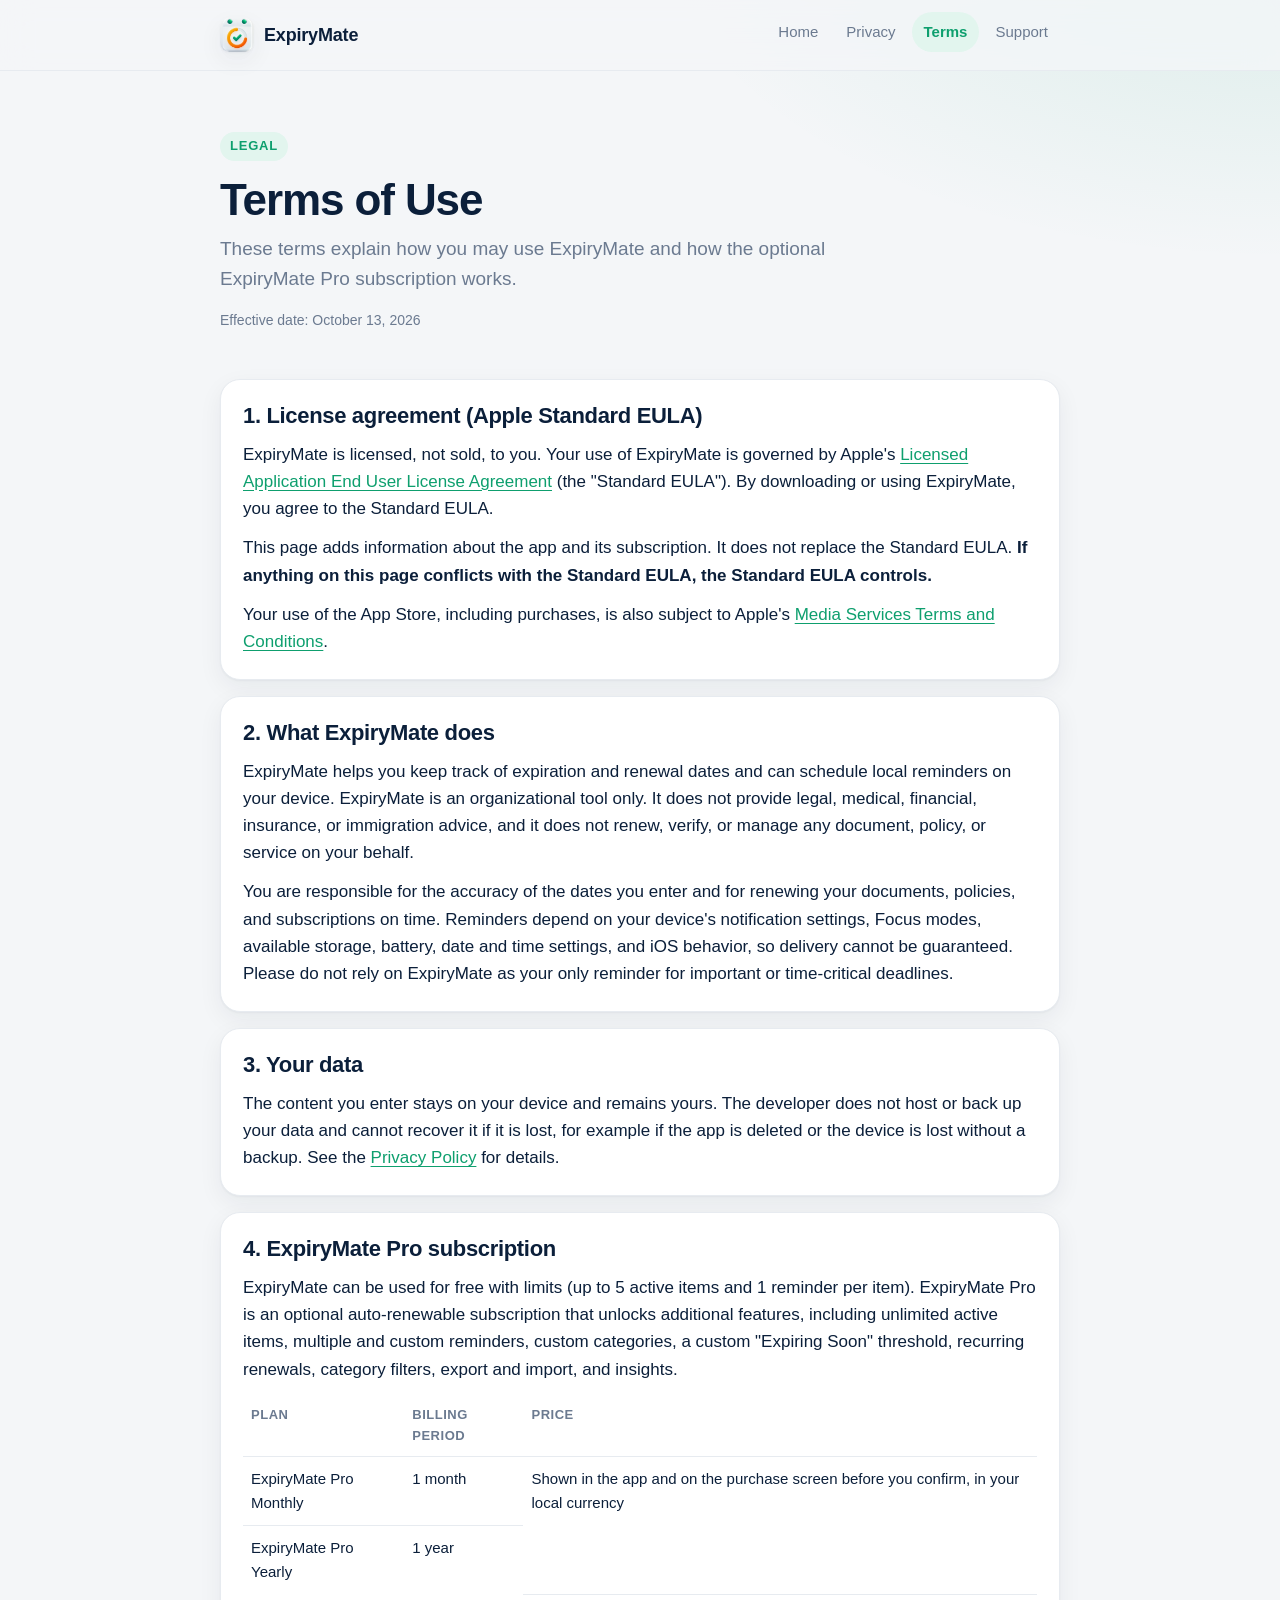
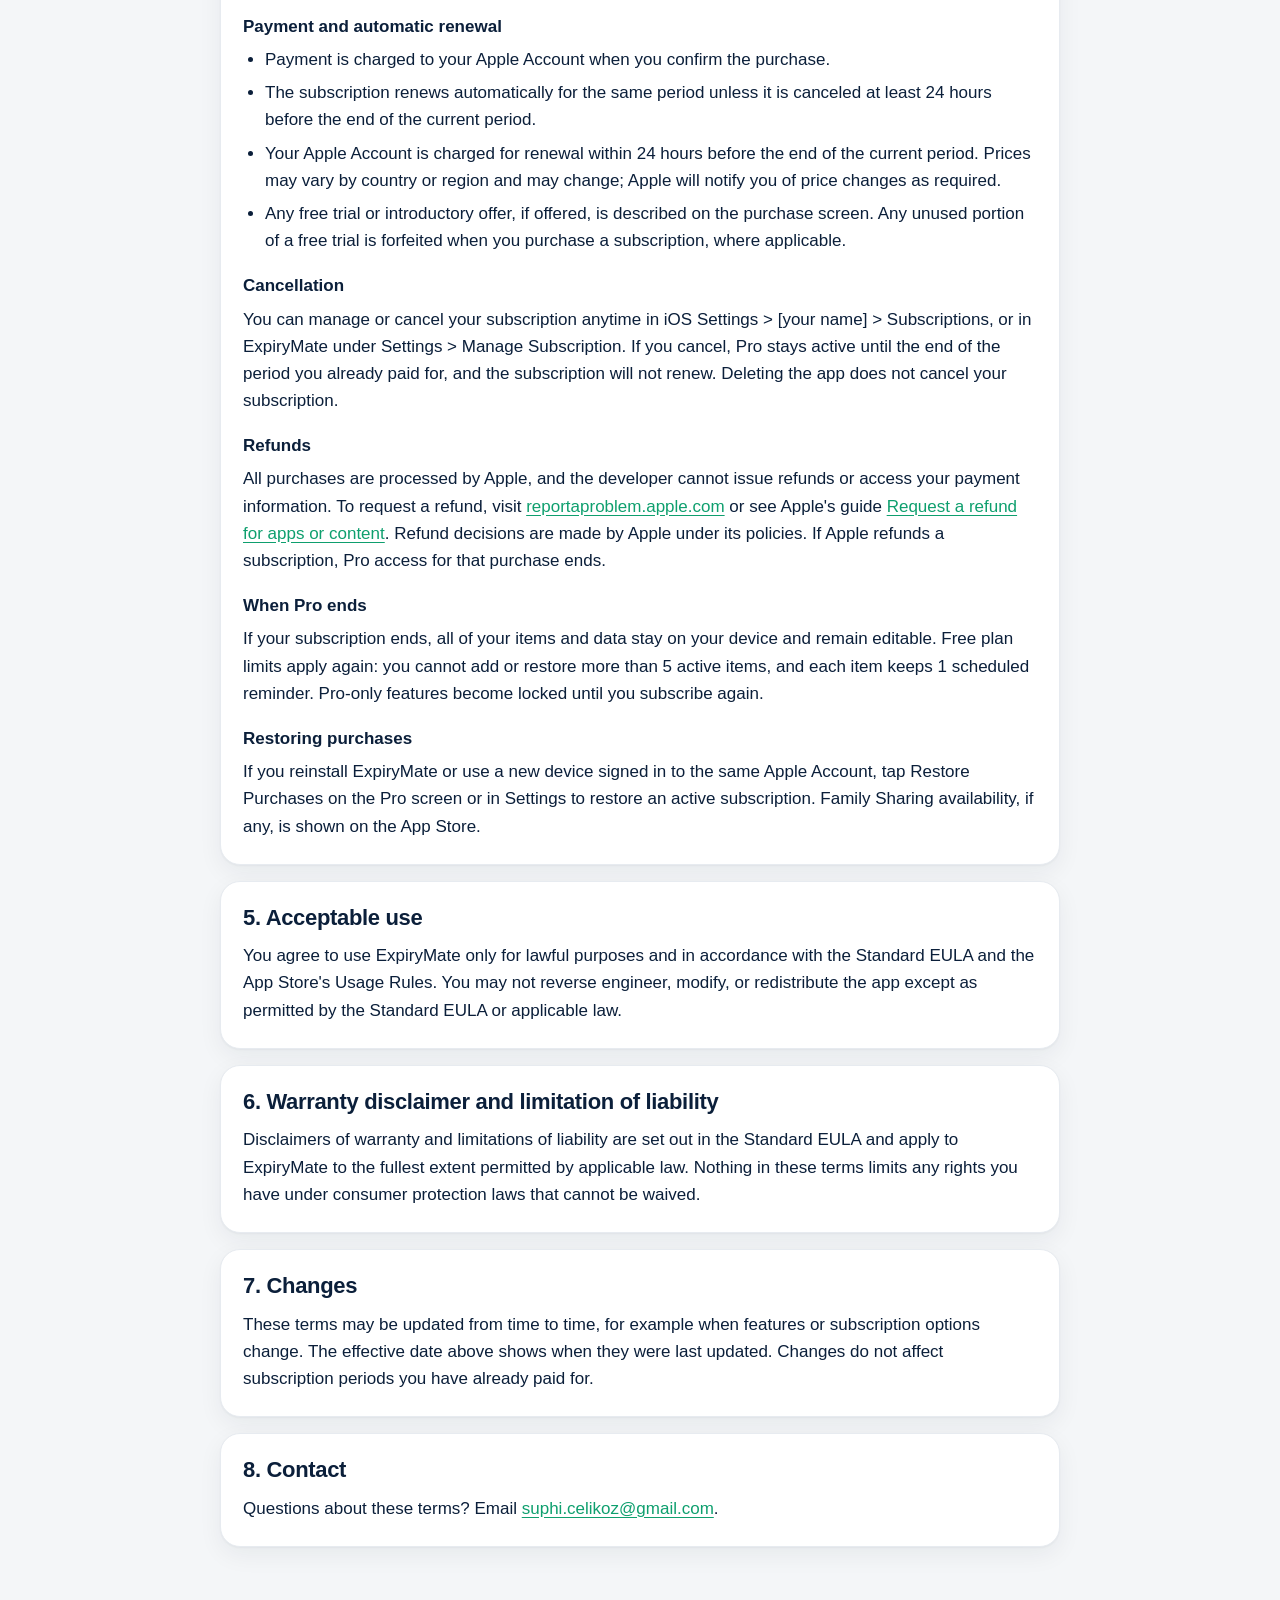
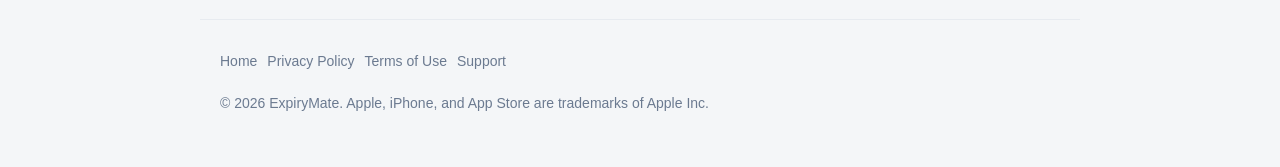
<file: terms-of-use.html>
<!DOCTYPE html>
<html lang="en">
<head>
  <meta charset="utf-8"><meta name="viewport" content="width=device-width, initial-scale=1, viewport-fit=cover">
  <title>Terms of Use — ExpiryMate</title>
  <meta name="description" content="Terms of Use for ExpiryMate, including the Apple Standard EULA, subscription renewal, billing, cancellation, and refunds.">
  <meta name="color-scheme" content="light dark"><meta name="theme-color" content="#F4F6F8" media="(prefers-color-scheme: light)"><meta name="theme-color" content="#0A111C" media="(prefers-color-scheme: dark)">
  <link rel="icon" type="image/png" href="assets/icon.png"><link rel="apple-touch-icon" href="assets/apple-touch-icon.png"><link rel="stylesheet" href="assets/style.css">
</head>
<body>
  <a class="skip-link" href="#main">Skip to content</a>
  <header class="site-header"><div class="header-inner"><a class="brand" href="./"><img src="assets/icon.png" alt="" width="34" height="34">ExpiryMate</a><nav aria-label="Main"><ul><li><a href="./">Home</a></li><li><a href="privacy-policy.html">Privacy</a></li><li><a href="terms-of-use.html" aria-current="page">Terms</a></li><li><a href="support.html">Support</a></li></ul></nav></div></header>
  <main id="main">
    <section class="hero"><span class="eyebrow">Legal</span><h1>Terms of Use</h1><p class="lede">These terms explain how you may use ExpiryMate and how the optional ExpiryMate Pro subscription works.</p><p class="meta">Effective date: October 13, 2026</p></section>
    <section class="card" id="license"><h2>1. License agreement (Apple Standard EULA)</h2><p>ExpiryMate is licensed, not sold, to you. Your use of ExpiryMate is governed by Apple's <a href="https://www.apple.com/legal/internet-services/itunes/dev/stdeula/">Licensed Application End User License Agreement</a> (the "Standard EULA"). By downloading or using ExpiryMate, you agree to the Standard EULA.</p><p>This page adds information about the app and its subscription. It does not replace the Standard EULA. <strong>If anything on this page conflicts with the Standard EULA, the Standard EULA controls.</strong></p><p>Your use of the App Store, including purchases, is also subject to Apple's <a href="https://www.apple.com/legal/internet-services/itunes/">Media Services Terms and Conditions</a>.</p></section>
    <section class="card" id="service"><h2>2. What ExpiryMate does</h2><p>ExpiryMate helps you keep track of expiration and renewal dates and can schedule local reminders on your device. ExpiryMate is an organizational tool only. It does not provide legal, medical, financial, insurance, or immigration advice, and it does not renew, verify, or manage any document, policy, or service on your behalf.</p><p>You are responsible for the accuracy of the dates you enter and for renewing your documents, policies, and subscriptions on time. Reminders depend on your device's notification settings, Focus modes, available storage, battery, date and time settings, and iOS behavior, so delivery cannot be guaranteed. Please do not rely on ExpiryMate as your only reminder for important or time-critical deadlines.</p></section>
    <section class="card" id="data"><h2>3. Your data</h2><p>The content you enter stays on your device and remains yours. The developer does not host or back up your data and cannot recover it if it is lost, for example if the app is deleted or the device is lost without a backup. See the <a href="privacy-policy.html">Privacy Policy</a> for details.</p></section>
    <section class="card" id="subscription"><h2>4. ExpiryMate Pro subscription</h2><p>ExpiryMate can be used for free with limits (up to 5 active items and 1 reminder per item). ExpiryMate Pro is an optional auto-renewable subscription that unlocks additional features, including unlimited active items, multiple and custom reminders, custom categories, a custom "Expiring Soon" threshold, recurring renewals, category filters, export and import, and insights.</p>
    <div class="table-wrap"><table><thead><tr><th>Plan</th><th>Billing period</th><th>Price</th></tr></thead><tbody><tr><td>ExpiryMate Pro Monthly</td><td>1 month</td><td rowspan="2">Shown in the app and on the purchase screen before you confirm, in your local currency</td></tr><tr><td>ExpiryMate Pro Yearly</td><td>1 year</td></tr></tbody></table></div>
    <h3>Payment and automatic renewal</h3><ul><li>Payment is charged to your Apple Account when you confirm the purchase.</li><li>The subscription renews automatically for the same period unless it is canceled at least 24 hours before the end of the current period.</li><li>Your Apple Account is charged for renewal within 24 hours before the end of the current period. Prices may vary by country or region and may change; Apple will notify you of price changes as required.</li><li>Any free trial or introductory offer, if offered, is described on the purchase screen. Any unused portion of a free trial is forfeited when you purchase a subscription, where applicable.</li></ul>
    <h3>Cancellation</h3><p>You can manage or cancel your subscription anytime in iOS Settings &gt; [your name] &gt; Subscriptions, or in ExpiryMate under Settings &gt; Manage Subscription. If you cancel, Pro stays active until the end of the period you already paid for, and the subscription will not renew. Deleting the app does not cancel your subscription.</p>
    <h3>Refunds</h3><p>All purchases are processed by Apple, and the developer cannot issue refunds or access your payment information. To request a refund, visit <a href="https://reportaproblem.apple.com">reportaproblem.apple.com</a> or see Apple's guide <a href="https://support.apple.com/118223">Request a refund for apps or content</a>. Refund decisions are made by Apple under its policies. If Apple refunds a subscription, Pro access for that purchase ends.</p>
    <h3>When Pro ends</h3><p>If your subscription ends, all of your items and data stay on your device and remain editable. Free plan limits apply again: you cannot add or restore more than 5 active items, and each item keeps 1 scheduled reminder. Pro-only features become locked until you subscribe again.</p>
    <h3>Restoring purchases</h3><p>If you reinstall ExpiryMate or use a new device signed in to the same Apple Account, tap Restore Purchases on the Pro screen or in Settings to restore an active subscription. Family Sharing availability, if any, is shown on the App Store.</p></section>
    <section class="card" id="acceptable-use"><h2>5. Acceptable use</h2><p>You agree to use ExpiryMate only for lawful purposes and in accordance with the Standard EULA and the App Store's Usage Rules. You may not reverse engineer, modify, or redistribute the app except as permitted by the Standard EULA or applicable law.</p></section>
    <section class="card" id="disclaimer"><h2>6. Warranty disclaimer and limitation of liability</h2><p>Disclaimers of warranty and limitations of liability are set out in the Standard EULA and apply to ExpiryMate to the fullest extent permitted by applicable law. Nothing in these terms limits any rights you have under consumer protection laws that cannot be waived.</p></section>
    <section class="card" id="changes"><h2>7. Changes</h2><p>These terms may be updated from time to time, for example when features or subscription options change. The effective date above shows when they were last updated. Changes do not affect subscription periods you have already paid for.</p></section>
    <section class="card" id="contact"><h2>8. Contact</h2><p>Questions about these terms? Email <a href="mailto:suphi.celikoz@gmail.com?subject=ExpiryMate%20Terms">suphi.celikoz@gmail.com</a>.</p></section>
  </main>
  <footer><nav aria-label="Footer"><ul><li><a href="./">Home</a></li><li><a href="privacy-policy.html">Privacy Policy</a></li><li><a href="terms-of-use.html">Terms of Use</a></li><li><a href="support.html">Support</a></li></ul></nav><p>&copy; 2026 ExpiryMate. Apple, iPhone, and App Store are trademarks of Apple Inc.</p></footer>
</body>
</html>
</file>
<file: assets/style.css>
:root {
  --canvas: #F4F6F8; --surface: #FFFFFF; --muted: #EEF1F5;
  --ink: #0B1F3A; --ink-2: #6B7A90; --hairline: #E7EBF0;
  --accent: #0E9F6E; --accent-soft: #E2F5EE; --amber: #D97F06;
  --red: #DC2626; --radius: 20px;
  --shadow: 0 1px 2px rgba(11,31,58,.04),0 8px 24px rgba(11,31,58,.06);
}
@media(prefers-color-scheme:dark){:root{
  --canvas:#0A111C;--surface:#141D2B;--muted:#1D2839;
  --ink:#EDF2F8;--ink-2:#93A0B4;--hairline:#243146;
  --accent:#2DD4A0;--accent-soft:#12352D;--amber:#F5A524;--red:#F87171;
  --shadow:0 1px 2px rgba(0,0,0,.3),0 8px 24px rgba(0,0,0,.25)
}}
*{box-sizing:border-box}
html{-webkit-text-size-adjust:100%;scroll-behavior:smooth}
body{margin:0;font-family:-apple-system,BlinkMacSystemFont,"SF Pro Text","Segoe UI",Roboto,"Helvetica Neue",Arial,sans-serif;font-size:17px;line-height:1.6;color:var(--ink);background:radial-gradient(900px 500px at 100% -10%,color-mix(in srgb,var(--accent) 12%,transparent),transparent 70%),var(--canvas);background-attachment:fixed;min-height:100vh}
a{color:var(--accent);text-underline-offset:3px}a:hover{text-decoration-thickness:2px}
:focus-visible{outline:3px solid var(--accent);outline-offset:3px;border-radius:6px}
.skip-link{position:absolute;left:-999px;top:8px;background:var(--surface);padding:8px 14px;border-radius:10px;z-index:10}.skip-link:focus{left:12px}
.site-header{position:sticky;top:0;z-index:5;background:color-mix(in srgb,var(--canvas) 82%,transparent);backdrop-filter:saturate(180%) blur(16px);-webkit-backdrop-filter:saturate(180%) blur(16px);border-bottom:1px solid var(--hairline)}
.header-inner{max-width:880px;margin:0 auto;padding:12px 20px;display:flex;align-items:center;justify-content:space-between;gap:16px;flex-wrap:wrap}
.brand{display:flex;align-items:center;gap:10px;color:var(--ink);text-decoration:none;font-weight:700;font-size:18px;letter-spacing:-.01em}
.brand img{width:34px;height:34px;border-radius:9px;box-shadow:var(--shadow)}
nav ul{list-style:none;margin:0;padding:0;display:flex;gap:4px;flex-wrap:wrap}
nav a{display:inline-block;padding:8px 12px;border-radius:999px;color:var(--ink-2);text-decoration:none;font-size:15px;font-weight:500}
nav a:hover{color:var(--ink);background:var(--muted)}nav a[aria-current="page"]{color:var(--accent);background:var(--accent-soft);font-weight:600}
main{max-width:880px;margin:0 auto;padding:32px 20px 56px}.hero{padding:28px 0 20px}
.hero .eyebrow{display:inline-block;font-size:13px;font-weight:700;letter-spacing:.06em;text-transform:uppercase;color:var(--accent);background:var(--accent-soft);padding:4px 10px;border-radius:999px}
h1{font-size:clamp(30px,6vw,44px);line-height:1.12;letter-spacing:-.025em;margin:14px 0 10px}
.lede{font-size:19px;color:var(--ink-2);margin:0;max-width:640px}.meta{font-size:14px;color:var(--ink-2);margin-top:14px}
h2{font-size:22px;letter-spacing:-.015em;margin:0 0 10px;line-height:1.3}h3{font-size:17px;margin:18px 0 6px}
p,ul,ol{margin:0 0 12px}ul,ol{padding-left:22px}li{margin-bottom:6px}strong{font-weight:650}
.card{background:var(--surface);border-radius:var(--radius);box-shadow:var(--shadow);border:1px solid var(--hairline);padding:22px 22px 12px;margin:16px 0}
.summary{background:linear-gradient(135deg,var(--accent-soft),var(--surface));border:1px solid color-mix(in srgb,var(--accent) 25%,var(--hairline))}
.summary ul{list-style:none;padding:0}.summary li{position:relative;padding-left:28px}
.summary li::before{content:"\2713";position:absolute;left:0;top:3px;width:18px;height:18px;border-radius:50%;background:var(--accent);color:var(--surface);font-size:11px;font-weight:800;line-height:18px;text-align:center}
.tiles{display:grid;grid-template-columns:repeat(auto-fit,minmax(240px,1fr));gap:14px;margin:24px 0}
.tile{display:block;text-decoration:none;color:var(--ink);background:var(--surface);border:1px solid var(--hairline);border-radius:var(--radius);box-shadow:var(--shadow);padding:20px;transition:transform .15s ease,border-color .15s ease}
.tile:hover{transform:translateY(-2px);border-color:color-mix(in srgb,var(--accent) 45%,var(--hairline))}
.tile .icon{width:44px;height:44px;border-radius:12px;display:grid;place-items:center;background:var(--accent-soft);color:var(--accent);margin-bottom:12px}
.tile .icon svg{width:22px;height:22px}.tile h2{font-size:18px;margin:0 0 4px}.tile p{color:var(--ink-2);font-size:15px;margin:0}
.table-wrap{overflow-x:auto;margin:0 0 12px}table{width:100%;border-collapse:collapse;font-size:15px}th,td{text-align:left;padding:10px 8px;border-bottom:1px solid var(--hairline);vertical-align:top}th{color:var(--ink-2);font-weight:600;font-size:13px;text-transform:uppercase;letter-spacing:.04em}tr:last-child td{border-bottom:0}
details{background:var(--surface);border:1px solid var(--hairline);border-radius:16px;margin:10px 0;box-shadow:var(--shadow)}
summary{cursor:pointer;list-style:none;padding:16px 48px 16px 18px;font-weight:600;position:relative}summary::-webkit-details-marker{display:none}
summary::after{content:"";position:absolute;right:20px;top:50%;width:9px;height:9px;border-right:2px solid var(--ink-2);border-bottom:2px solid var(--ink-2);transform:translateY(-70%) rotate(45deg);transition:transform .2s ease}
details[open] summary::after{transform:translateY(-30%) rotate(-135deg)}details>div{padding:0 18px 8px;color:var(--ink)}
.callout{border-left:4px solid var(--amber);background:color-mix(in srgb,var(--amber) 10%,var(--surface));border-radius:12px;padding:14px 16px;margin:12px 0}
.contact{display:flex;align-items:center;gap:16px;flex-wrap:wrap}.button{display:inline-flex;align-items:center;gap:8px;padding:12px 20px;border-radius:14px;background:var(--accent);color:#fff;font-weight:600;text-decoration:none;min-height:48px}
@media(prefers-color-scheme:dark){.button{color:#04241B}}.button:hover{filter:brightness(1.05)}
.toc{font-size:15px}.toc ol{columns:2;column-gap:28px;margin:0}
footer{max-width:880px;margin:0 auto;padding:24px 20px 40px;color:var(--ink-2);font-size:14px;border-top:1px solid var(--hairline)}footer nav ul{gap:0;margin-bottom:8px}footer nav a{padding:6px 10px 6px 0;font-size:14px}
@media(max-width:560px){body{font-size:16px}main{padding-top:16px}.card{padding:18px 16px 8px}nav a{padding:7px 10px;font-size:14px}.toc ol{columns:1}}
@media(prefers-reduced-motion:reduce){*{transition:none!important;scroll-behavior:auto!important}}
@media print{.site-header,footer nav{display:none}body{background:#fff;color:#000}.card,details{box-shadow:none}}
</file>
